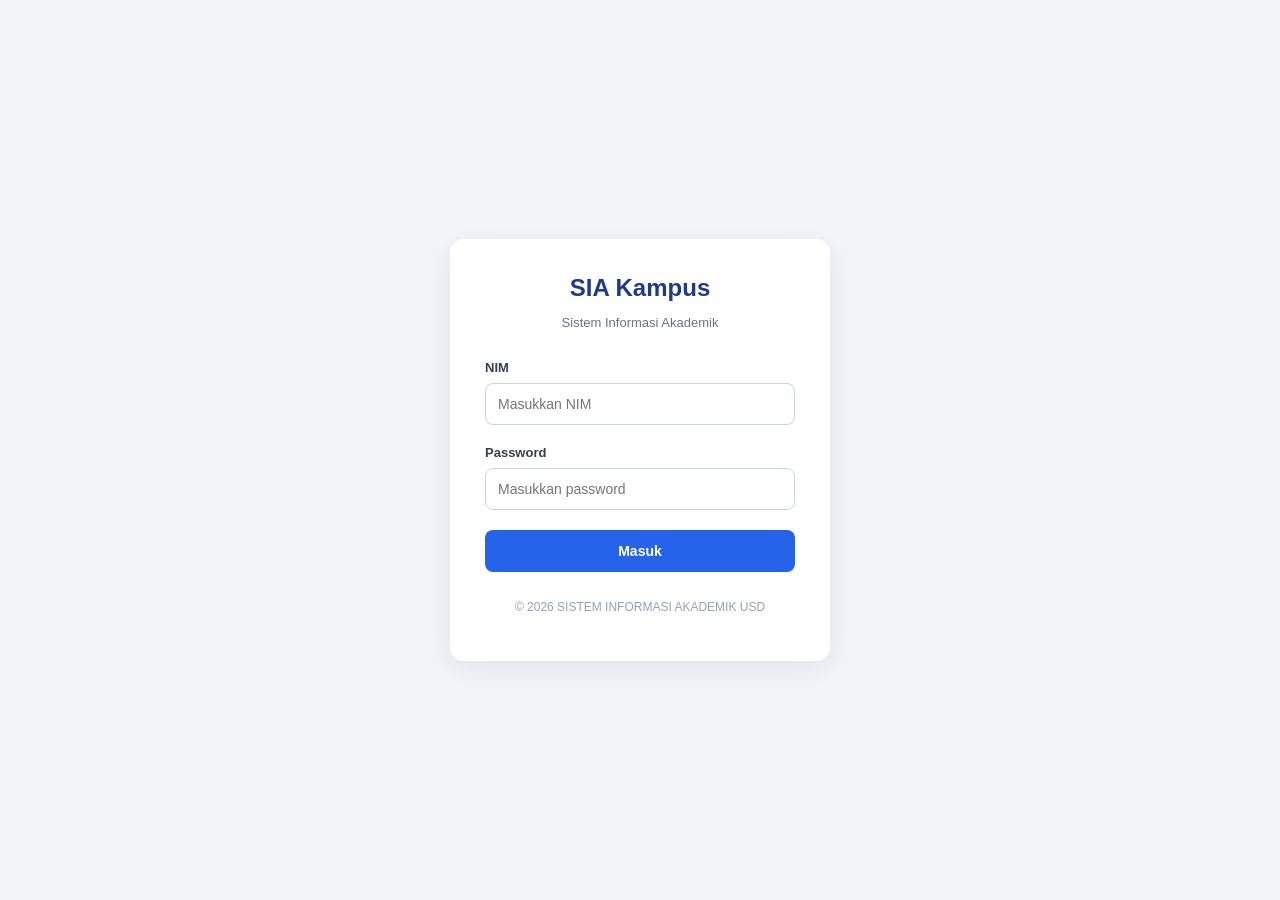
<file: index.html>
<!DOCTYPE html>
<html lang="id">
<head>
  <meta charset="UTF-8">
  <meta name="viewport" content="width=device-width, initial-scale=1.0">
  <title>Login - SISTEM INFORMASI AKADEMIK USD</title>
  <link rel="stylesheet" href="assets/css/login.css">
</head>
<body>

  <div class="login-card">

    <h2>SIA Kampus</h2>
    <p class="subtitle">Sistem Informasi Akademik</p>

    <form id="loginForm">
      <label for="nim">NIM</label>
      <input
        type="text"
        id="nim"
        placeholder="Masukkan NIM"
        required
      >

      <label for="password">Password</label>
      <input
        type="password"
        id="password"
        placeholder="Masukkan password"
        required
      >

      <button type="submit">Masuk</button>
      <p id="errorMessage" class="error"></p>
    </form>

    <p class="footer">© 2026 SISTEM INFORMASI AKADEMIK USD</p>
  </div>

  <script src="assets/js/login.js"></script>
</body>
</html>
</file>
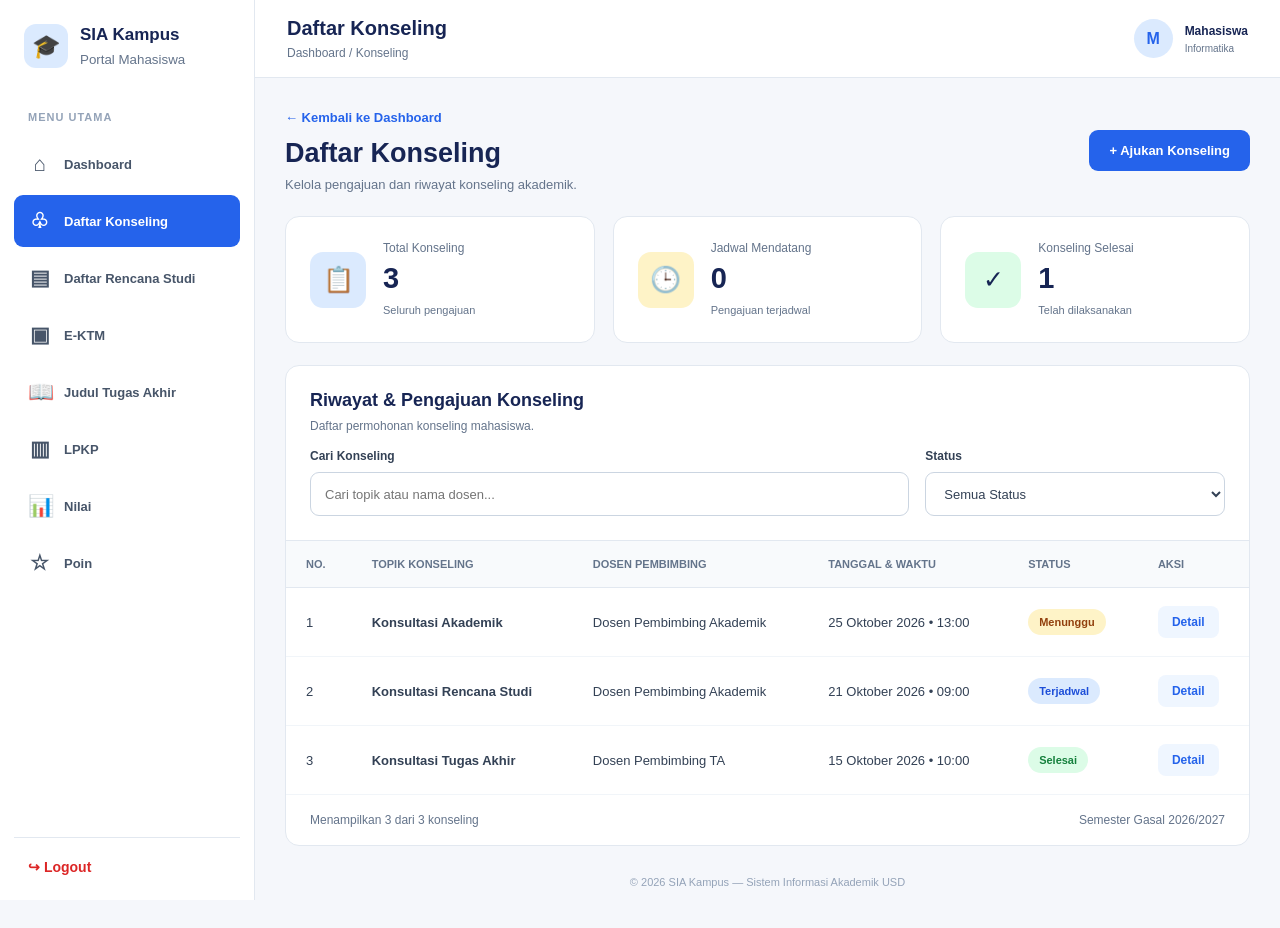
<file: pages/daftar konseling.html>
<!DOCTYPE html>
<html lang="id">
<head>
  <meta charset="UTF-8">
  <meta name="viewport" content="width=device-width, initial-scale=1.0">
  <title>Daftar Konseling | SIA Kampus</title>

  <link rel="stylesheet" href="../assets/css/dashboard.css">
  <link rel="stylesheet" href="../assets/css/daftar konseling.css">
  <script src="../assets/js/daftar konseling.js" defer></script>
</head>
<body>
<div class="app">

  <aside class="sidebar" id="sidebar">
    <div class="brand">
      <div class="brand-logo">🎓</div>
      <div>
        <h2>SIA Kampus</h2>
        <small>Portal Mahasiswa</small>
      </div>
    </div>

    <p class="menu-label">MENU UTAMA</p>

    <nav class="navigation" aria-label="Navigasi utama">
      <a href="dashboard.html" class="nav-link">
        <span>⌂</span> Dashboard
      </a>
      <a href="daftar konseling.html" class="nav-link active"
         aria-current="page">
        <span>♧</span> Daftar Konseling
      </a>
      <a href="daftar rencana studi.html" class="nav-link">
        <span>▤</span> Daftar Rencana Studi
      </a>
      <a href="e-ktm.html" class="nav-link">
        <span>▣</span> E-KTM
      </a>
      <a href="judul tugas akhir.html" class="nav-link">
        <span>📖</span> Judul Tugas Akhir
      </a>
      <a href="lpkp.html" class="nav-link">
        <span>▥</span> LPKP
      </a>
      <a href="nilai.html" class="nav-link">
        <span>📊</span> Nilai
      </a>
      <a href="poin.html" class="nav-link">
        <span>☆</span> Poin
      </a>
    </nav>

    <div class="sidebar-footer">
      <a href="../index.html" class="logout">↪ Logout</a>
    </div>
  </aside>

  <div class="main-area">
    <header class="topbar">
      <button id="menuButton" class="menu-button"
        type="button" aria-label="Buka menu"
        aria-controls="sidebar" aria-expanded="false">☰</button>

      <div class="header-title">
        <h2>Daftar Konseling</h2>
        <p>Dashboard / Konseling</p>
      </div>

      <div class="user-profile">
        <div class="avatar">M</div>
        <div class="user-info">
          <strong>Mahasiswa</strong>
          <small>Informatika</small>
        </div>
      </div>
    </header>

    <main class="content konseling-page">

      <section class="konseling-heading">
        <div>
          <a href="dashboard.html" class="konseling-back">
            ← Kembali ke Dashboard
          </a>
          <h1>Daftar Konseling</h1>
          <p>Kelola pengajuan dan riwayat konseling akademik.</p>
        </div>
        <button id="addCounseling" type="button"
          class="konseling-primary">
          + Ajukan Konseling
        </button>
      </section>

      <section class="konseling-stats">
        <article class="konseling-stat">
          <div class="konseling-stat-icon blue">📋</div>
          <div>
            <p>Total Konseling</p>
            <strong id="totalCounseling">0</strong>
            <small>Seluruh pengajuan</small>
          </div>
        </article>

        <article class="konseling-stat">
          <div class="konseling-stat-icon yellow">🕒</div>
          <div>
            <p>Jadwal Mendatang</p>
            <strong id="upcomingCounseling">0</strong>
            <small>Pengajuan terjadwal</small>
          </div>
        </article>

        <article class="konseling-stat">
          <div class="konseling-stat-icon green">✓</div>
          <div>
            <p>Konseling Selesai</p>
            <strong id="completedCounseling">0</strong>
            <small>Telah dilaksanakan</small>
          </div>
        </article>
      </section>

      <section class="konseling-panel">
        <div class="konseling-panel-heading">
          <div>
            <h2>Riwayat & Pengajuan Konseling</h2>
            <p>Daftar permohonan konseling mahasiswa.</p>
          </div>
        </div>

        <div class="konseling-filters">
          <div class="konseling-field">
            <label for="searchCounseling">Cari Konseling</label>
            <input type="search" id="searchCounseling"
              placeholder="Cari topik atau nama dosen...">
          </div>
          <div class="konseling-field">
            <label for="statusFilter">Status</label>
            <select id="statusFilter">
              <option value="Semua">Semua Status</option>
              <option value="Menunggu">Menunggu</option>
              <option value="Terjadwal">Terjadwal</option>
              <option value="Selesai">Selesai</option>
              <option value="Dibatalkan">Dibatalkan</option>
            </select>
          </div>
        </div>

        <div class="konseling-table-scroll">
          <table class="konseling-table">
            <thead>
              <tr>
                <th>No.</th>
                <th>Topik Konseling</th>
                <th>Dosen Pembimbing</th>
                <th>Tanggal & Waktu</th>
                <th>Status</th>
                <th>Aksi</th>
              </tr>
            </thead>
            <tbody id="counselingTableBody">
              <tr><td colspan="6" class="konseling-empty">
                Memuat data konseling...
              </td></tr>
            </tbody>
          </table>
        </div>

        <div class="konseling-table-footer">
          <span id="counselingCount">0 konseling</span>
          <span>Semester Gasal 2026/2027</span>
        </div>
      </section>

      <footer class="page-footer">
        © 2026 SIA Kampus — Sistem Informasi Akademik USD
      </footer>
    </main>
  </div>
</div>

<!-- MODAL PENGAJUAN -->
<dialog class="konseling-dialog" id="formDialog">
  <div class="konseling-dialog-heading">
    <h2>Ajukan Konseling Baru</h2>
    <button type="button" class="dialog-close"
      data-close="formDialog" aria-label="Tutup">✕</button>
  </div>

  <form id="counselingForm" class="konseling-form">
    <div class="konseling-field">
      <label for="topic">Topik Konseling</label>
      <input id="topic" type="text" maxlength="100"
        placeholder="Contoh: Konsultasi rencana studi" required>
    </div>

    <div class="konseling-field">
      <label for="lecturer">Dosen Pembimbing</label>
      <input id="lecturer" type="text" maxlength="100"
        placeholder="Masukkan nama dosen" required>
    </div>

    <div class="konseling-form-grid">
      <div class="konseling-field">
        <label for="date">Tanggal Pengajuan Konseling</label>
        <input id="date" type="date" required>
      </div>
      <div class="konseling-field">
        <label for="time">Waktu yang Diusulkan</label>
        <input id="time" type="time" required>
      </div>
    </div>

    <div class="konseling-field">
      <label for="description">Keterangan</label>
      <textarea id="description" rows="4"
        maxlength="500"
        placeholder="Jelaskan hal yang ingin dikonsultasikan..."
        required></textarea>
    </div>

    <div class="konseling-dialog-actions">
      <button type="button" class="konseling-secondary"
        data-close="formDialog">Batal</button>
      <button type="submit" class="konseling-primary">
        Kirim Pengajuan
      </button>
    </div>
  </form>
</dialog>

<!-- MODAL DETAIL -->
<dialog class="konseling-dialog" id="detailDialog">
  <div class="konseling-dialog-heading">
    <h2>Detail Konseling</h2>
    <button type="button" class="dialog-close"
      data-close="detailDialog" aria-label="Tutup">✕</button>
  </div>
  <div id="counselingDetail" class="konseling-detail"></div>
  <div class="konseling-dialog-actions">
    <button type="button" class="konseling-secondary"
      data-close="detailDialog">Tutup</button>
  </div>
</dialog>

</body>
</html>
</file>
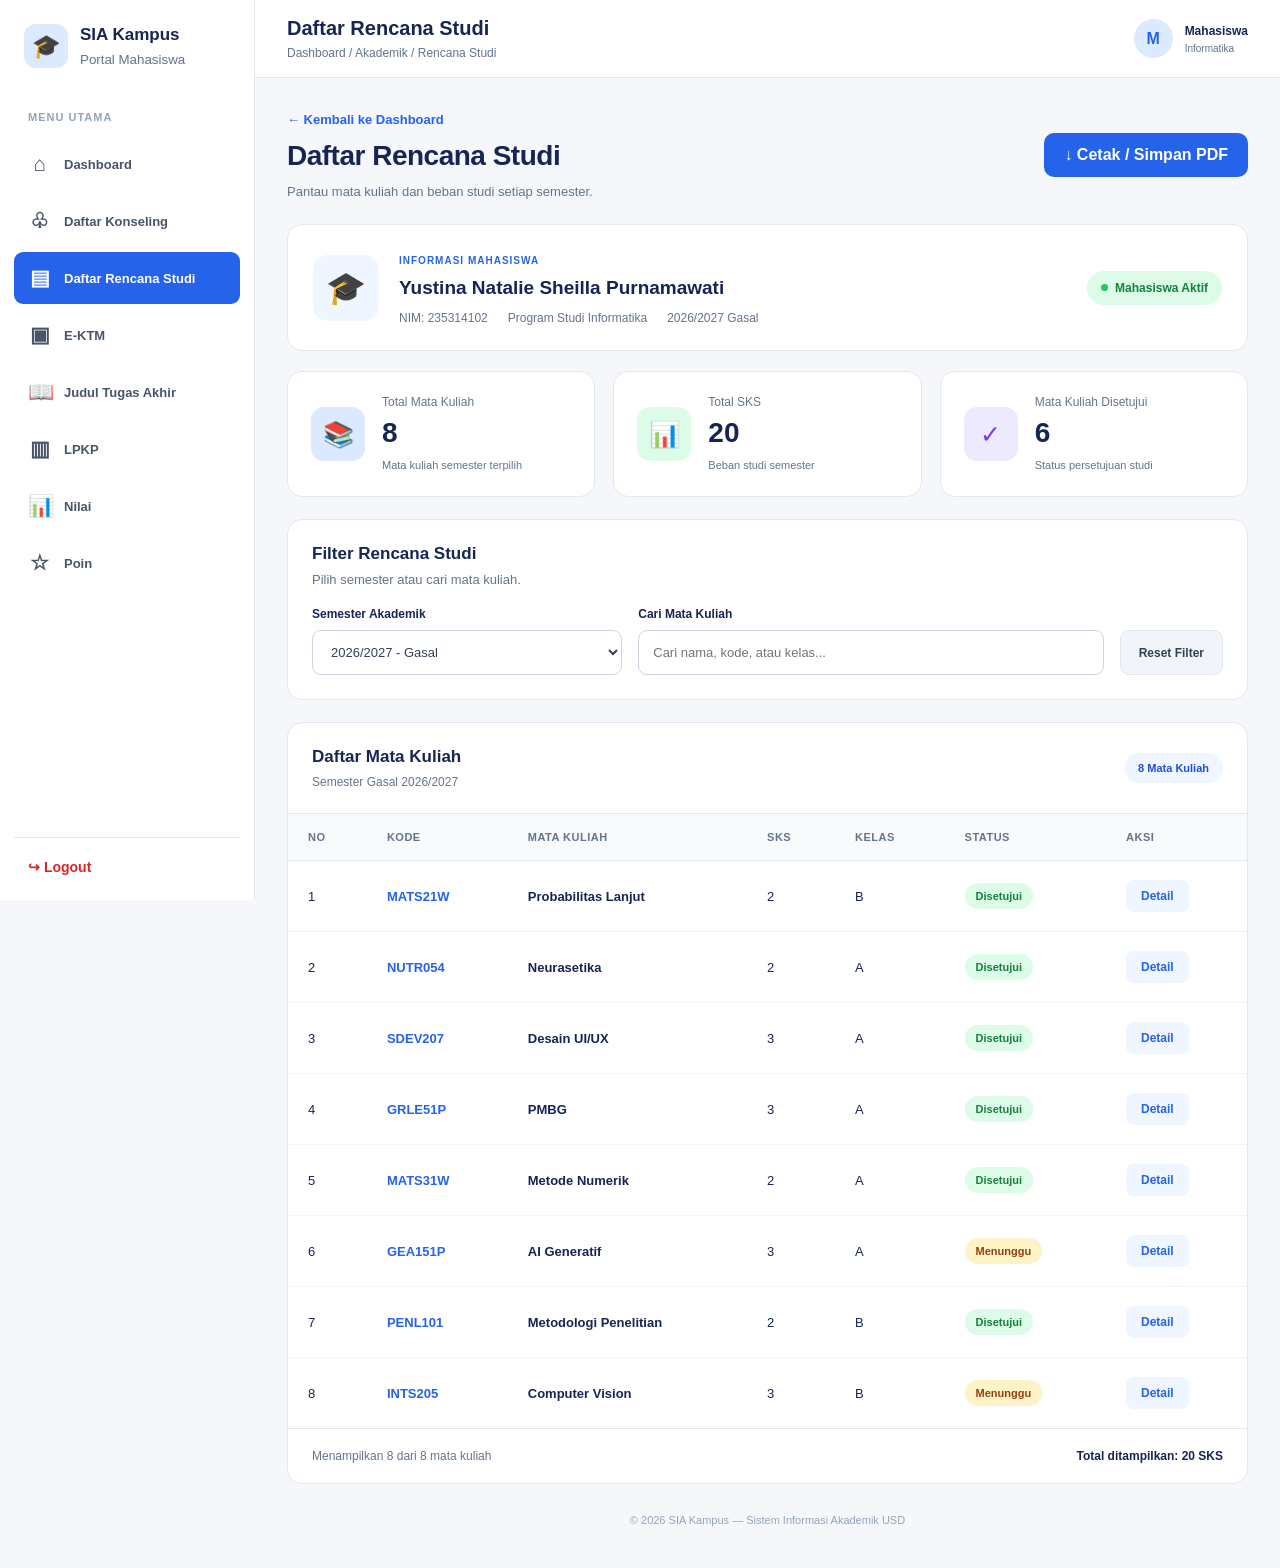
<file: pages/daftar rencana studi.html>
<!DOCTYPE html>
<html lang="id">
<head>
  <meta charset="UTF-8">
  <meta name="viewport" content="width=device-width, initial-scale=1">
  <title>Daftar Rencana Studi | SIA Kampus</title>

  <link rel="stylesheet" href="../assets/css/dashboard.css">
  <link rel="stylesheet" href="../assets/css/daftar rencana studi.css">
  <script src="../assets/js/daftar rencana studi.js" defer></script>
</head>
<body>
<div class="app">

  <!-- SIDEBAR: 8 MENU -->
  <aside class="sidebar" id="sidebar">
    <div class="brand">
      <div class="brand-logo">🎓</div>
      <div>
        <h2>SIA Kampus</h2>
        <small>Portal Mahasiswa</small>
      </div>
    </div>

    <p class="menu-label">MENU UTAMA</p>

    <nav class="navigation" aria-label="Navigasi utama">
      <a href="dashboard.html" class="nav-link">
        <span>⌂</span> Dashboard
      </a>
      <a href="daftar konseling.html" class="nav-link">
        <span>♧</span> Daftar Konseling
      </a>
      <a href="daftar rencana studi.html"
         class="nav-link active" aria-current="page">
        <span>▤</span> Daftar Rencana Studi
      </a>
      <a href="e-ktm.html" class="nav-link">
        <span>▣</span> E-KTM
      </a>
      <a href="judul tugas akhir.html" class="nav-link">
        <span>📖</span> Judul Tugas Akhir
      </a>
      <a href="lpkp.html" class="nav-link">
        <span>▥</span> LPKP
      </a>
      <a href="nilai.html" class="nav-link">
        <span>📊</span> Nilai
      </a>
      <a href="poin.html" class="nav-link">
        <span>☆</span> Poin
      </a>
    </nav>

    <div class="sidebar-footer">
      <a href="../index.html" class="logout">↪ Logout</a>
    </div>
  </aside>

  <!-- KONTEN UTAMA -->
  <div class="main-area">
    <header class="topbar">
      <button class="menu-button" id="menuButton"
        type="button" aria-label="Buka menu"
        aria-controls="sidebar" aria-expanded="false">☰</button>

      <div class="header-title">
        <h2>Daftar Rencana Studi</h2>
        <p>Dashboard / Akademik / Rencana Studi</p>
      </div>

      <div class="user-profile">
        <div class="avatar">M</div>
        <div class="user-info">
          <strong>Mahasiswa</strong>
          <small>Informatika</small>
        </div>
      </div>
    </header>

    <main class="content drs-page">

      <!-- JUDUL -->
      <section class="drs-page-heading">
        <div>
          <a class="drs-back" href="dashboard.html">
            ← Kembali ke Dashboard
          </a>
          <h1>Daftar Rencana Studi</h1>
          <p>Pantau mata kuliah dan beban studi setiap semester.</p>
        </div>

        <button class="drs-primary-btn" id="printDRS" type="button">
          ↓ Cetak / Simpan PDF
        </button>
      </section>

      <!-- PROFIL -->
      <section class="drs-student">
        <div class="drs-student-avatar">🎓</div>

        <div class="drs-student-info">
          <span class="drs-overline">INFORMASI MAHASISWA</span>
          <h2>Yustina Natalie Sheilla Purnamawati</h2>
          <div class="drs-student-meta">
            <span>NIM: 235314102</span>
            <span>Program Studi Informatika</span>
            <span>2026/2027 Gasal</span>
          </div>
        </div>

        <span class="drs-active-badge">
          <span class="drs-dot"></span> Mahasiswa Aktif
        </span>
      </section>

      <!-- STATISTIK -->
      <section class="drs-stats" aria-label="Ringkasan studi">

        <article class="drs-stat">
          <div class="drs-stat-icon drs-blue">📚</div>
          <div>
            <p>Total Mata Kuliah</p>
            <strong id="totalCourses">0</strong>
            <small>Mata kuliah semester terpilih</small>
          </div>
        </article>

        <article class="drs-stat">
          <div class="drs-stat-icon drs-green">📊</div>
          <div>
            <p>Total SKS</p>
            <strong id="totalSKS">0</strong>
            <small>Beban studi semester</small>
          </div>
        </article>

        <article class="drs-stat">
          <div class="drs-stat-icon drs-purple">✓</div>
          <div>
            <p>Mata Kuliah Disetujui</p>
            <strong id="approvedCourses">0</strong>
            <small>Status persetujuan studi</small>
          </div>
        </article>
      </section>

      <!-- FILTER -->
      <section class="drs-panel drs-filter-panel">
        <div class="drs-panel-heading">
          <h2>Filter Rencana Studi</h2>
          <p>Pilih semester atau cari mata kuliah.</p>
        </div>

        <div class="drs-filter-grid">
          <div class="drs-field">
            <label for="semesterFilter">Semester Akademik</label>
            <select id="semesterFilter">
              <option value="2026-gasal">2026/2027 - Gasal</option>
              <option value="2025-genap">2025/2026 - Genap</option>
              <option value="2025-gasal">2025/2026 - Gasal</option>
            </select>
          </div>

          <div class="drs-field">
            <label for="courseSearch">Cari Mata Kuliah</label>
            <input id="courseSearch" type="search"
              placeholder="Cari nama, kode, atau kelas...">
          </div>

          <button class="drs-reset" id="resetFilter" type="button">
            Reset Filter
          </button>
        </div>
      </section>

      <!-- TABEL -->
      <section class="drs-panel drs-table-panel">
        <div class="drs-table-heading">
          <div>
            <h2>Daftar Mata Kuliah</h2>
            <p id="semesterLabel">Semester Gasal 2026/2027</p>
          </div>
          <span class="drs-count" id="courseCount">0 Mata Kuliah</span>
        </div>

        <div class="drs-table-scroll">
          <table class="drs-table">
            <thead>
              <tr>
                <th>No</th>
                <th>Kode</th>
                <th>Mata Kuliah</th>
                <th>SKS</th>
                <th>Kelas</th>
                <th>Status</th>
                <th>Aksi</th>
              </tr>
            </thead>
            <tbody id="courseTableBody">
              <tr>
                <td colspan="7" class="drs-empty">
                  Memuat data mata kuliah...
                </td>
              </tr>
            </tbody>
          </table>
        </div>

        <div class="drs-table-footer">
          <span id="tableInfo">Menampilkan 0 mata kuliah</span>
          <strong id="footerSKS">Total: 0 SKS</strong>
        </div>
      </section>

      <footer class="page-footer">
        © 2026 SIA Kampus — Sistem Informasi Akademik USD
      </footer>
    </main>
  </div>
</div>

<!-- MODAL DETAIL -->
<dialog id="courseDialog" class="drs-dialog">
  <div class="drs-dialog-heading">
    <h2>Detail Mata Kuliah</h2>
    <button type="button" id="closeDialog" aria-label="Tutup">✕</button>
  </div>
  <div class="drs-dialog-content" id="courseDetail"></div>
  <div class="drs-dialog-actions">
    <button type="button" id="closeDialogFooter">Tutup</button>
  </div>
</dialog>

</body>
</html>
</file>
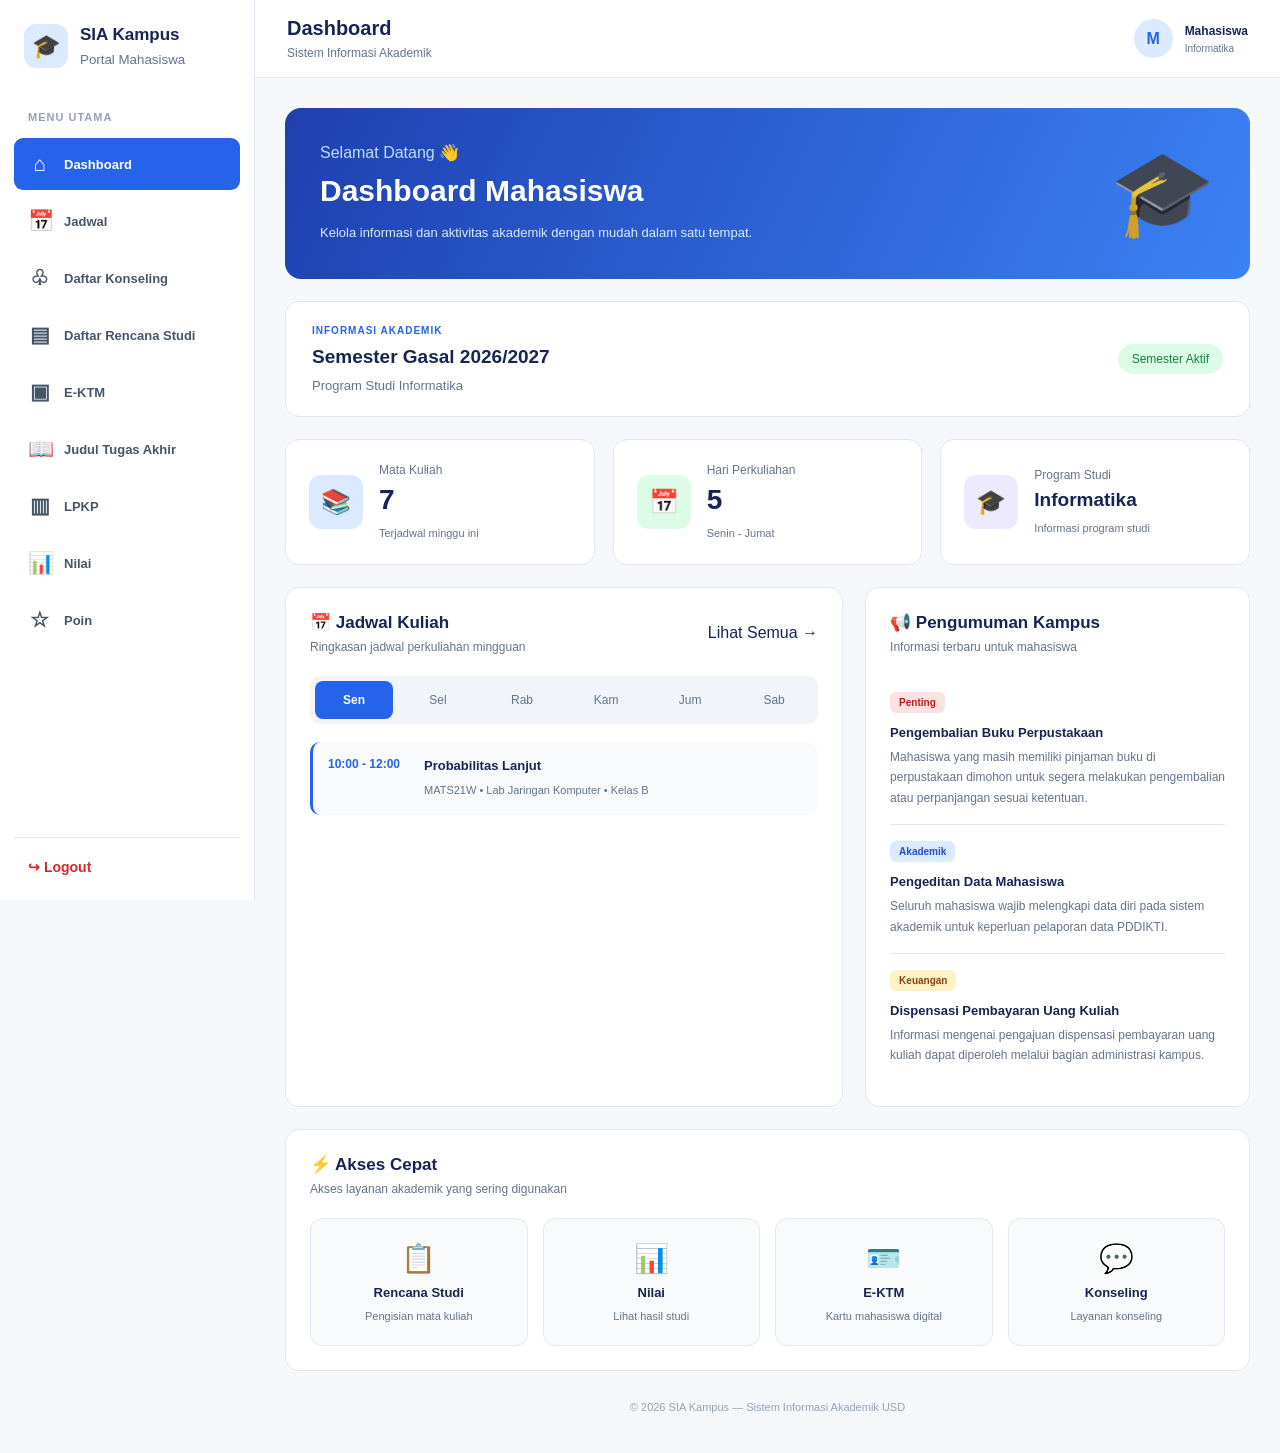
<file: pages/dashboard.html>
<!DOCTYPE html>
<html lang="id">
<head>
  <meta charset="UTF-8">
  <meta name="viewport" content="width=device-width, initial-scale=1.0">

  <title>Dashboard | SIA Kampus</title>

  <link rel="stylesheet" href="../assets/css/dashboard.css">
</head>

<body>

<div class="app">

  <!-- SIDEBAR -->
  <aside class="sidebar" id="sidebar">

    <div class="brand">
      <div class="brand-logo">🎓</div>
      <div>
        <h2>SIA Kampus</h2>
        <small>Portal Mahasiswa</small>
      </div>
    </div>

    <p class="menu-label">MENU UTAMA</p>

    <nav class="navigation" aria-label="Navigasi utama">

      <!-- 1. Dashboard -->
      <a href="dashboard.html" class="nav-link active"
         aria-current="page">
        <span>⌂</span>
        Dashboard
      </a>

      <a href="jadwal.html" class="nav-link">
        <span>📅</span>
        Jadwal
      </a>

      <!-- 2. Daftar Konseling -->
      <a href="daftar konseling.html" class="nav-link">
        <span>♧</span>
        Daftar Konseling
      </a>

      <!-- 3. Daftar Rencana Studi -->
      <a href="daftar rencana studi.html" class="nav-link">
        <span>▤</span>
        Daftar Rencana Studi
      </a>

      <!-- 4. E-KTM -->
      <a href="e-ktm.html" class="nav-link">
        <span>▣</span>
        E-KTM
      </a>

      <!-- 5. Judul Tugas Akhir -->
      <a href="judul tugas akhir.html" class="nav-link">
        <span>📖</span>
        Judul Tugas Akhir
      </a>

      <!-- 6. LPKP -->
      <a href="lpkp.html" class="nav-link">
        <span>▥</span>
        LPKP
      </a>

      <!-- 7. Nilai -->
      <a href="nilai.html" class="nav-link">
        <span>📊</span>
        Nilai
      </a>

      <!-- 8. Poin -->
      <a href="poin.html" class="nav-link">
        <span>☆</span>
        Poin
      </a>

    </nav>

    <!-- Logout dipisah dari menu utama -->
    <div class="sidebar-footer">
      <a href="../index.html" class="logout">
        ↪ Logout
      </a>
    </div>

  </aside>


  <!-- MAIN CONTENT -->
  <div class="main-area">

    <!-- HEADER -->
    <header class="topbar">

      <button
        id="menuButton"
        class="menu-button"
        aria-label="Buka menu"
        aria-expanded="false"
        aria-controls="sidebar"
      >
        ☰
      </button>

      <div class="header-title">
        <h2>Dashboard</h2>
        <p>Sistem Informasi Akademik</p>
      </div>

      <div class="user-profile">
        <div class="avatar">M</div>

        <div class="user-info">
          <strong>Mahasiswa</strong>
          <small>Informatika</small>
        </div>
      </div>

    </header>


    <main class="content">

      <!-- WELCOME BANNER -->
      <section class="welcome-banner">

        <div>
          <p>Selamat Datang 👋</p>

          <h1>Dashboard Mahasiswa</h1>

          <span>
            Kelola informasi dan aktivitas akademik
            dengan mudah dalam satu tempat.
          </span>
        </div>

        <div class="welcome-icon">🎓</div>

      </section>


      <!-- INFORMASI MAHASISWA -->
      <section class="student-card">

        <div>
          <p class="eyebrow">INFORMASI AKADEMIK</p>

          <h2>Semester Gasal 2026/2027</h2>

          <p>Program Studi Informatika</p>
        </div>

        <span class="status-badge">
          Semester Aktif
        </span>

      </section>


      <!-- RINGKASAN AKADEMIK -->
      <section class="summary-grid">

        <article class="stat-card">

          <div class="stat-icon blue">📚</div>

          <div>
            <p>Mata Kuliah</p>
            <h2>7</h2>
            <small>Terjadwal minggu ini</small>
          </div>

        </article>


        <article class="stat-card">

          <div class="stat-icon green">📅</div>

          <div>
            <p>Hari Perkuliahan</p>
            <h2>5</h2>
            <small>Senin - Jumat</small>
          </div>

        </article>


        <article class="stat-card">

          <div class="stat-icon purple">🎓</div>

          <div>
            <p>Program Studi</p>
            <h2 class="stat-text">Informatika</h2>
            <small>Informasi program studi</small>
          </div>

        </article>

      </section>


      <!-- DASHBOARD GRID -->
      <div class="dashboard-grid">

        <!-- JADWAL KULIAH -->
        <section class="panel" id="jadwal">

          <div class="section-heading">

            <div>
              <h2>📅 Jadwal Kuliah</h2>
              <p>Ringkasan jadwal perkuliahan mingguan</p>
            </div>

  <a href="jadwal.html" class="schedule-link">
    Lihat Semua →
  </a>

          </div>


          <!-- PILIHAN HARI -->
          <div class="day-tabs" id="dayTabs">

            <button type="button" data-day="Senin" class="selected">
              Sen
            </button>

            <button type="button" data-day="Selasa">
              Sel
            </button>

            <button type="button" data-day="Rabu">
              Rab
            </button>

            <button type="button" data-day="Kamis">
              Kam
            </button>

            <button type="button" data-day="Jumat">
              Jum
            </button>

            <button type="button" data-day="Sabtu">
              Sab
            </button>

          </div>

          <!-- Jadwal diisi JavaScript -->
          <div id="scheduleList" class="schedule-list">
            <p class="empty-state">Memuat jadwal...</p>
          </div>

        </section>


        <!-- PENGUMUMAN -->
        <section class="panel announcements">

          <div class="section-heading">

            <div>
              <h2>📢 Pengumuman Kampus</h2>
              <p>Informasi terbaru untuk mahasiswa</p>
            </div>

          </div>


          <article class="announcement">

            <span class="tag important">Penting</span>

            <h3>Pengembalian Buku Perpustakaan</h3>

            <p>
              Mahasiswa yang masih memiliki pinjaman buku
              di perpustakaan dimohon untuk segera melakukan
              pengembalian atau perpanjangan sesuai ketentuan.
            </p>

          </article>


          <article class="announcement">

            <span class="tag academic">Akademik</span>

            <h3>Pengeditan Data Mahasiswa</h3>

            <p>
              Seluruh mahasiswa wajib melengkapi data diri
              pada sistem akademik untuk keperluan
              pelaporan data PDDIKTI.
            </p>

          </article>


          <article class="announcement">

            <span class="tag finance">Keuangan</span>

            <h3>Dispensasi Pembayaran Uang Kuliah</h3>

            <p>
              Informasi mengenai pengajuan dispensasi
              pembayaran uang kuliah dapat diperoleh
              melalui bagian administrasi kampus.
            </p>

          </article>

        </section>

      </div>


      <!-- MENU CEPAT -->
      <section class="panel quick-section">

        <div class="section-heading">

          <div>
            <h2>⚡ Akses Cepat</h2>
            <p>Akses layanan akademik yang sering digunakan</p>
          </div>

        </div>


        <div class="quick-grid">

          <a href="daftar rencana studi.html" class="quick-card">
            <span>📋</span>
            <strong>Rencana Studi</strong>
            <small>Pengisian mata kuliah</small>
          </a>


          <a href="nilai.html" class="quick-card">
            <span>📊</span>
            <strong>Nilai</strong>
            <small>Lihat hasil studi</small>
          </a>


          <a href="e-ktm.html" class="quick-card">
            <span>🪪</span>
            <strong>E-KTM</strong>
            <small>Kartu mahasiswa digital</small>
          </a>


          <a href="daftar konseling.html" class="quick-card">
            <span>💬</span>
            <strong>Konseling</strong>
            <small>Layanan konseling</small>
          </a>

        </div>

      </section>


      <!-- FOOTER -->
      <footer class="page-footer">
        © 2026 SIA Kampus — Sistem Informasi Akademik USD
      </footer>

    </main>

  </div>

</div>

<script src="../assets/js/dashboard.js"></script>

</body>
</html>
</file>
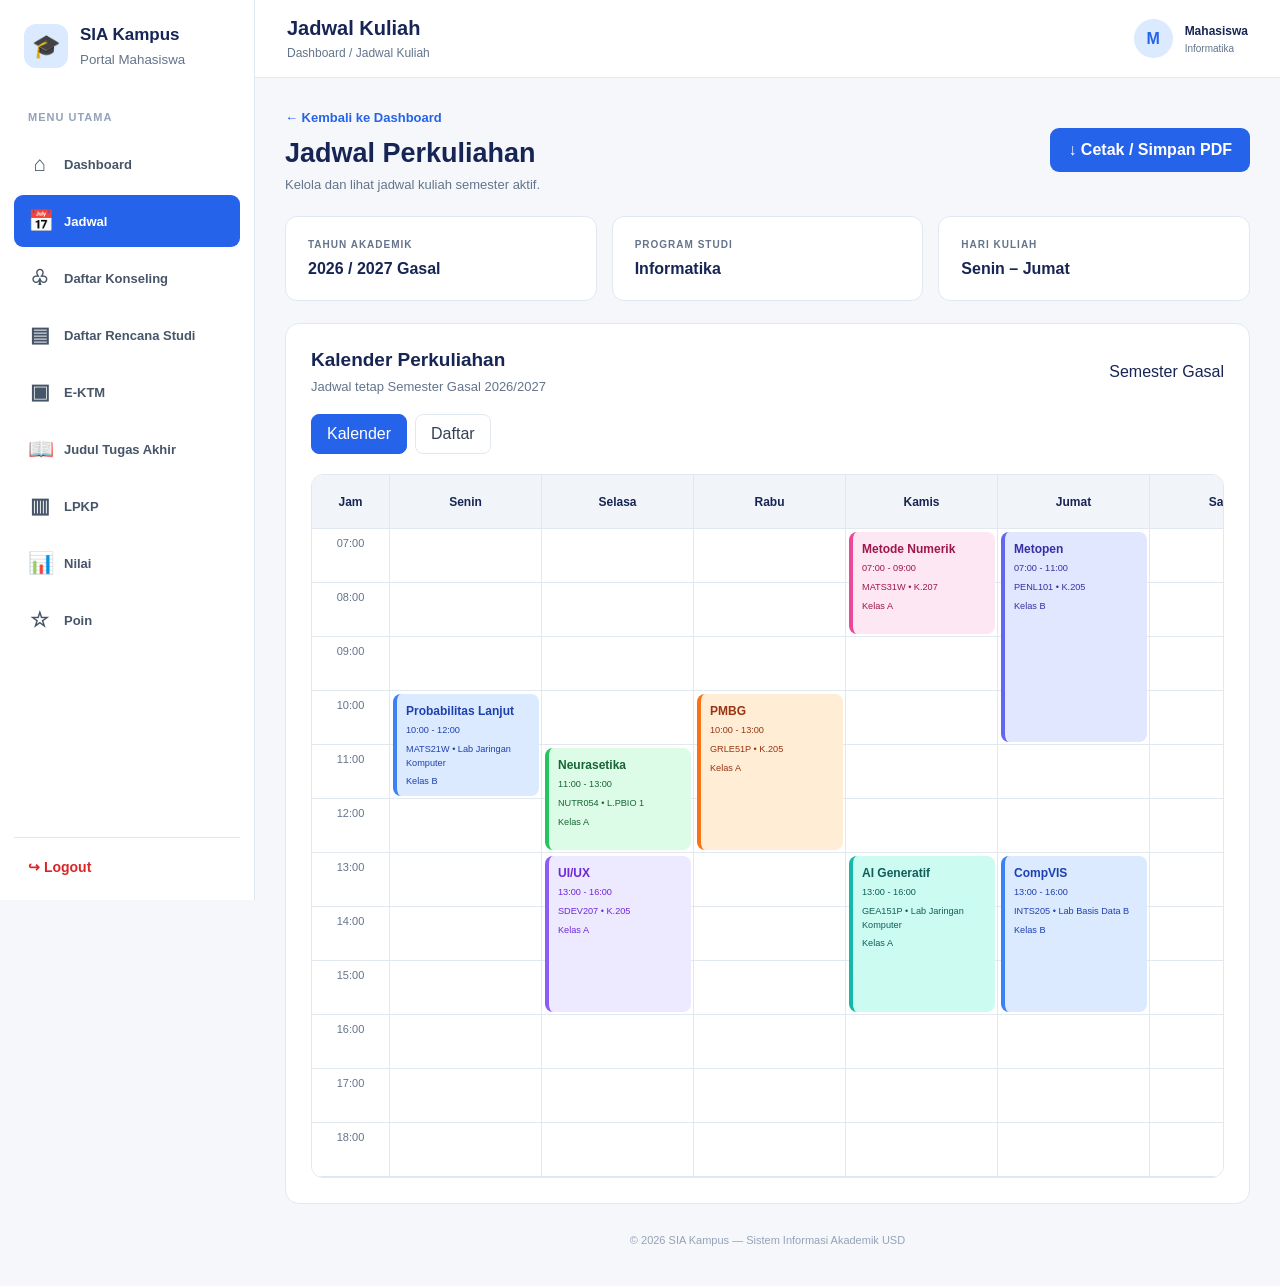
<file: pages/jadwal.html>
<!DOCTYPE html>
<html lang="id">
<head>
  <meta charset="UTF-8">
  <meta name="viewport" content="width=device-width, initial-scale=1.0">
  <title>Jadwal Kuliah | SIA Kampus</title>

  <link rel="stylesheet" href="../assets/css/dashboard.css">
  <link rel="stylesheet" href="../assets/css/jadwal.css">
</head>
<body>

<div class="app">

  <aside class="sidebar" id="sidebar">
    <div class="brand">
      <div class="brand-logo">🎓</div>
      <div>
        <h2>SIA Kampus</h2>
        <small>Portal Mahasiswa</small>
      </div>
    </div>

    <p class="menu-label">MENU UTAMA</p>

    <nav class="navigation" aria-label="Navigasi utama">
      <a href="dashboard.html" class="nav-link">
        <span>⌂</span> Dashboard
      </a>

        <a href="jadwal.html" class="nav-link active">
            <span>📅</span>
            Jadwal
        </a>

      <a href="daftar konseling.html" class="nav-link">
        <span>♧</span> Daftar Konseling
      </a>

      <a href="daftar rencana studi.html" class="nav-link">
        <span>▤</span> Daftar Rencana Studi
      </a>

      <a href="e-ktm.html" class="nav-link">
        <span>▣</span> E-KTM
      </a>

      <a href="judul tugas akhir.html" class="nav-link">
        <span>📖</span> Judul Tugas Akhir
      </a>

      <a href="lpkp.html" class="nav-link">
        <span>▥</span> LPKP
      </a>

      <a href="nilai.html" class="nav-link">
        <span>📊</span> Nilai
      </a>

      <a href="poin.html" class="nav-link">
        <span>☆</span> Poin
      </a>
    </nav>

    <div class="sidebar-footer">
      <a href="../index.html" class="logout">↪ Logout</a>
    </div>
  </aside>

  <div class="main-area">
    <header class="topbar">
      <button id="menuButton" class="menu-button"
        aria-label="Buka menu" aria-expanded="false"
        aria-controls="sidebar">☰</button>

      <div class="header-title">
        <h2>Jadwal Kuliah</h2>
        <p>Dashboard / Jadwal Kuliah</p>
      </div>

      <div class="user-profile">
        <div class="avatar">M</div>
        <div class="user-info">
          <strong>Mahasiswa</strong>
          <small>Informatika</small>
        </div>
      </div>
    </header>

    <main class="content jadwal-page">

      <div class="jadwal-heading">
        <div>
          <a href="dashboard.html" class="back-link">
            ← Kembali ke Dashboard
          </a>
          <h1>Jadwal Perkuliahan</h1>
          <p>Kelola dan lihat jadwal kuliah semester aktif.</p>
        </div>
        <button class="download-btn" id="printSchedule">
          ↓ Cetak / Simpan PDF
        </button>
      </div>

      <section class="jadwal-info">
        <div>
          <span class="info-label">TAHUN AKADEMIK</span>
          <strong>2026 / 2027 Gasal</strong>
        </div>
        <div>
          <span class="info-label">PROGRAM STUDI</span>
          <strong>Informatika</strong>
        </div>
        <div>
          <span class="info-label">HARI KULIAH</span>
          <strong>Senin – Jumat</strong>
        </div>
      </section>

      <section class="panel jadwal-panel">

<div class="jadwal-toolbar">
  <div>
    <h2>Kalender Perkuliahan</h2>
    <p>Jadwal tetap Semester Gasal 2026/2027</p>
  </div>

  <span class="semester-badge">
    Semester Gasal
  </span>
</div>

        <div class="view-controls">
          <button class="view-btn active" data-view="calendar">
            Kalender
          </button>
          <button class="view-btn" data-view="list">
            Daftar
          </button>
        </div>

        <div class="calendar-scroll" id="calendarView">
          <div class="calendar-grid" id="calendarGrid"></div>
        </div>

        <div id="listView" class="list-view" hidden></div>
      </section>

      <footer class="page-footer">
        © 2026 SIA Kampus — Sistem Informasi Akademik USD
      </footer>
    </main>
  </div>
</div>

<script src="../assets/js/jadwal.js"></script>
</body>
</html>
</file>
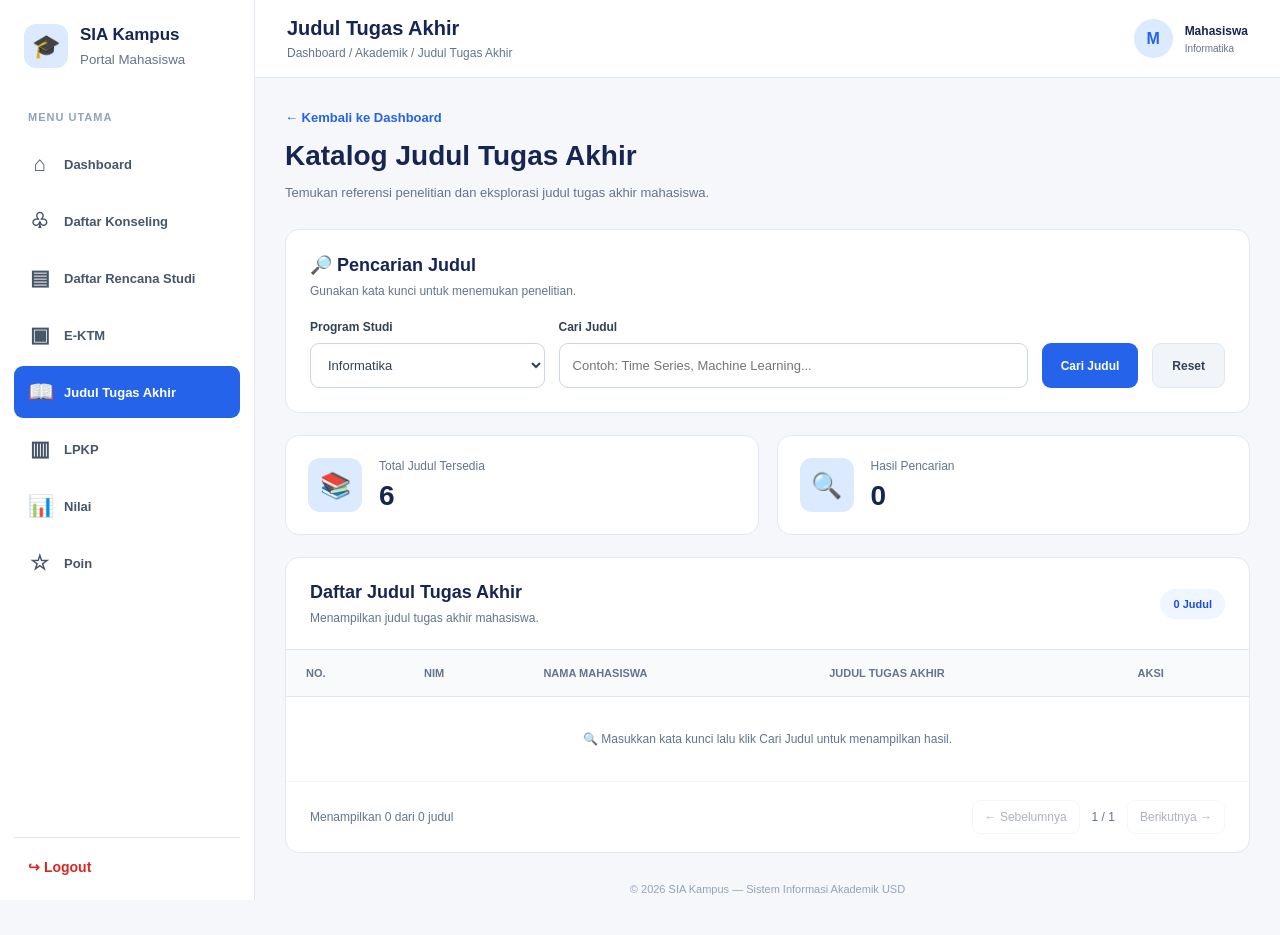
<file: pages/judul tugas akhir.html>
<!DOCTYPE html>
<html lang="id">
<head>
  <meta charset="UTF-8">
  <meta name="viewport" content="width=device-width, initial-scale=1.0">
  <title>Judul Tugas Akhir | SIA Kampus</title>

  <link rel="stylesheet" href="../assets/css/dashboard.css">
  <link rel="stylesheet" href="../assets/css/judul tugas akhir.css">
  <script src="../assets/js/judul tugas akhir.js" defer></script>
</head>
<body>
<div class="app">

  <aside class="sidebar" id="sidebar">
    <div class="brand">
      <div class="brand-logo">🎓</div>
      <div>
        <h2>SIA Kampus</h2>
        <small>Portal Mahasiswa</small>
      </div>
    </div>

    <p class="menu-label">MENU UTAMA</p>

    <nav class="navigation" aria-label="Navigasi utama">
      <a href="dashboard.html" class="nav-link">
        <span>⌂</span> Dashboard
      </a>
      <a href="daftar konseling.html" class="nav-link">
        <span>♧</span> Daftar Konseling
      </a>
      <a href="daftar rencana studi.html" class="nav-link">
        <span>▤</span> Daftar Rencana Studi
      </a>
      <a href="e-ktm.html" class="nav-link">
        <span>▣</span> E-KTM
      </a>
      <a href="judul tugas akhir.html" class="nav-link active"
         aria-current="page">
        <span>📖</span> Judul Tugas Akhir
      </a>
      <a href="lpkp.html" class="nav-link">
        <span>▥</span> LPKP
      </a>
      <a href="nilai.html" class="nav-link">
        <span>📊</span> Nilai
      </a>
      <a href="poin.html" class="nav-link">
        <span>☆</span> Poin
      </a>
    </nav>

    <div class="sidebar-footer">
      <a href="../index.html" class="logout">↪ Logout</a>
    </div>
  </aside>

  <div class="main-area">

    <header class="topbar">
      <button class="menu-button" id="menuButton"
        type="button" aria-label="Buka menu"
        aria-controls="sidebar" aria-expanded="false">☰</button>

      <div class="header-title">
        <h2>Judul Tugas Akhir</h2>
        <p>Dashboard / Akademik / Judul Tugas Akhir</p>
      </div>

      <div class="user-profile">
        <div class="avatar">M</div>
        <div class="user-info">
          <strong>Mahasiswa</strong>
          <small>Informatika</small>
        </div>
      </div>
    </header>

    <main class="content judulta-page">

      <section class="judulta-heading">
        <div>
          <a class="judulta-back" href="dashboard.html">
            ← Kembali ke Dashboard
          </a>
          <h1>Katalog Judul Tugas Akhir</h1>
          <p>
            Temukan referensi penelitian dan eksplorasi
            judul tugas akhir mahasiswa.
          </p>
        </div>
      </section>

      <!-- FILTER PENCARIAN -->
      <section class="judulta-panel">
        <div class="judulta-panel-title">
          <div>
            <h2>🔎 Pencarian Judul</h2>
            <p>Gunakan kata kunci untuk menemukan penelitian.</p>
          </div>
        </div>

        <form id="searchForm" class="judulta-filter">
          <div class="judulta-field">
            <label for="prodiFilter">Program Studi</label>
            <select id="prodiFilter">
              <option value="Informatika">Informatika</option>
              <option value="Semua">Semua Program Studi</option>
              <option value="Sistem Informasi">Sistem Informasi</option>
            </select>
          </div>

          <div class="judulta-field">
            <label for="keywordInput">Cari Judul</label>
            <input type="search" id="keywordInput"
              placeholder="Contoh: Time Series, Machine Learning...">
          </div>

          <button type="submit" class="judulta-primary">
            Cari Judul
          </button>

          <button type="button" id="resetSearch"
            class="judulta-secondary">
            Reset
          </button>
        </form>
      </section>

      <!-- RINGKASAN -->
      <section class="judulta-summary">
        <article class="judulta-stat">
          <span class="judulta-stat-icon">📚</span>
          <div>
            <p>Total Judul Tersedia</p>
            <strong id="totalTitles">0</strong>
          </div>
        </article>

        <article class="judulta-stat">
          <span class="judulta-stat-icon">🔍</span>
          <div>
            <p>Hasil Pencarian</p>
            <strong id="searchResults">0</strong>
          </div>
        </article>
      </section>

      <!-- TABEL -->
      <section class="judulta-panel judulta-result-panel">
        <div class="judulta-results-heading">
          <div>
            <h2>Daftar Judul Tugas Akhir</h2>
            <p id="resultDescription">
              Menampilkan judul tugas akhir mahasiswa.
            </p>
          </div>
          <span class="judulta-counter" id="resultCount">0 Judul</span>
        </div>

        <div class="judulta-table-scroll">
          <table class="judulta-table">
            <thead>
              <tr>
                <th>No.</th>
                <th>NIM</th>
                <th>Nama Mahasiswa</th>
                <th>Judul Tugas Akhir</th>
                <th>Aksi</th>
              </tr>
            </thead>

            <tbody id="judulTableBody">
              <tr>
                <td colspan="5" class="judulta-empty">
                  Memuat judul tugas akhir...
                </td>
              </tr>
            </tbody>
          </table>
        </div>

        <div class="judulta-table-footer">
          <span id="tableSummary">Menampilkan 0 judul</span>
          <div class="judulta-pagination">
            <button id="prevPage" type="button">← Sebelumnya</button>
            <span id="pageInfo">1 / 1</span>
            <button id="nextPage" type="button">Berikutnya →</button>
          </div>
        </div>
      </section>

      <footer class="page-footer">
        © 2026 SIA Kampus — Sistem Informasi Akademik USD
      </footer>

    </main>
  </div>
</div>

<!-- DETAIL MODAL -->
<dialog id="judulDialog" class="judulta-dialog">
  <div class="judulta-dialog-heading">
    <h2>Detail Tugas Akhir</h2>
    <button id="closeDialog" type="button"
      aria-label="Tutup">✕</button>
  </div>

  <div id="judulDetail" class="judulta-dialog-content"></div>

  <div class="judulta-dialog-footer">
    <button id="closeDialogFooter" type="button"
      class="judulta-primary">Tutup</button>
  </div>
</dialog>

</body>
</html>
</file>
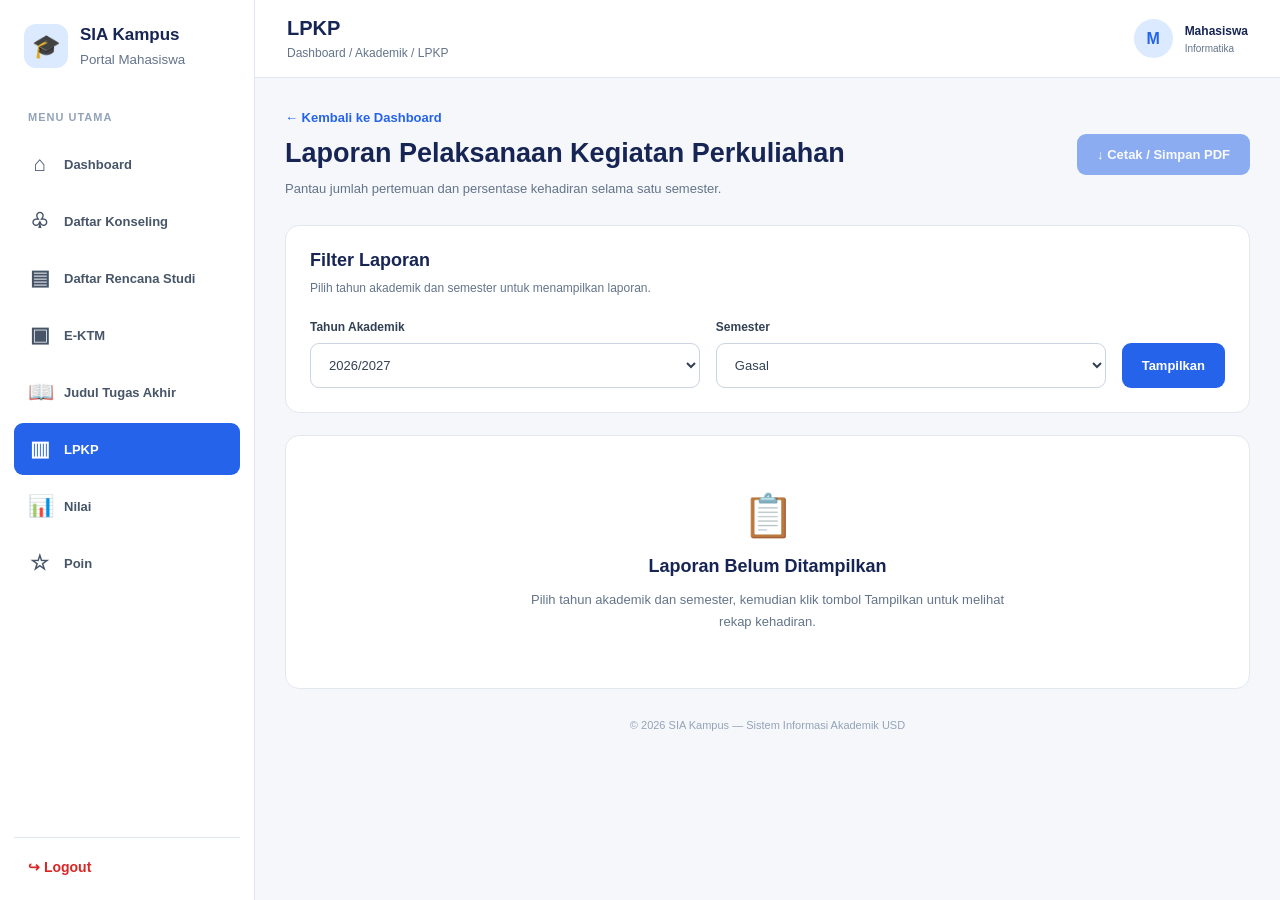
<file: pages/lpkp.html>
<!DOCTYPE html>
<html lang="id">
<head>
  <meta charset="UTF-8">
  <meta name="viewport" content="width=device-width, initial-scale=1.0">
  <title>LPKP | SIA Kampus</title>
  <link rel="stylesheet" href="../assets/css/dashboard.css">
  <link rel="stylesheet" href="../assets/css/lpkp.css">
  <script src="../assets/js/lpkp.js" defer></script>
</head>
<body>
<div class="app">

  <!-- SIDEBAR -->
  <aside class="sidebar" id="sidebar">
    <div class="brand">
      <div class="brand-logo">🎓</div>
      <div>
        <h2>SIA Kampus</h2>
        <small>Portal Mahasiswa</small>
      </div>
    </div>

    <p class="menu-label">MENU UTAMA</p>
    <nav class="navigation" aria-label="Navigasi utama">
      <a href="dashboard.html" class="nav-link">
        <span>⌂</span> Dashboard
      </a>
      <a href="daftar konseling.html" class="nav-link">
        <span>♧</span> Daftar Konseling
      </a>
      <a href="daftar rencana studi.html" class="nav-link">
        <span>▤</span> Daftar Rencana Studi
      </a>
      <a href="e-ktm.html" class="nav-link">
        <span>▣</span> E-KTM
      </a>
      <a href="judul tugas akhir.html" class="nav-link">
        <span>📖</span> Judul Tugas Akhir
      </a>
      <a href="lpkp.html" class="nav-link active" aria-current="page">
        <span>▥</span> LPKP
      </a>
      <a href="nilai.html" class="nav-link">
        <span>📊</span> Nilai
      </a>
      <a href="poin.html" class="nav-link">
        <span>☆</span> Poin
      </a>
    </nav>

    <div class="sidebar-footer">
      <a href="../index.html" class="logout">↪ Logout</a>
    </div>
  </aside>

  <!-- MAIN -->
  <div class="main-area">
    <header class="topbar">
      <button id="menuButton" class="menu-button"
        type="button" aria-label="Buka menu"
        aria-expanded="false" aria-controls="sidebar">☰</button>

      <div class="header-title">
        <h2>LPKP</h2>
        <p>Dashboard / Akademik / LPKP</p>
      </div>

      <div class="user-profile">
        <div class="avatar">M</div>
        <div class="user-info">
          <strong>Mahasiswa</strong>
          <small>Informatika</small>
        </div>
      </div>
    </header>

    <main class="content lpkp-page">

      <!-- HEADING -->
      <section class="lpkp-heading">
        <div>
          <a href="dashboard.html" class="lpkp-back">
            ← Kembali ke Dashboard
          </a>
          <h1>Laporan Pelaksanaan Kegiatan Perkuliahan</h1>
          <p>Pantau jumlah pertemuan dan persentase kehadiran
             selama satu semester.</p>
        </div>

        <button id="printLPKP" class="lpkp-print" type="button">
          ↓ Cetak / Simpan PDF
        </button>
      </section>

      <!-- FILTER -->
      <section class="lpkp-panel lpkp-filter-panel">
        <div class="lpkp-panel-header">
          <div>
            <h2>Filter Laporan</h2>
            <p>Pilih tahun akademik dan semester untuk menampilkan laporan.</p>
          </div>
        </div>

        <form id="lpkpForm" class="lpkp-filters">
          <div class="lpkp-field">
            <label for="academicYear">Tahun Akademik</label>
            <select id="academicYear">
              <option value="2026">2026/2027</option>
              <option value="2025">2025/2026</option>
            </select>
          </div>

          <div class="lpkp-field">
            <label for="semester">Semester</label>
            <select id="semester">
              <option value="Gasal">Gasal</option>
              <option value="Genap">Genap</option>
            </select>
          </div>

          <button type="submit" class="lpkp-primary">
            Tampilkan
          </button>
        </form>
      </section>

      <!-- REPORT: MUNCUL SETELAH TAMPILKAN -->
      <div id="reportContent" hidden>

        <section class="lpkp-stats">
          <article class="lpkp-stat">
            <div class="lpkp-stat-icon blue">📚</div>
            <div>
              <p>Total Mata Kuliah</p>
              <strong id="totalCourses">0</strong>
              <small>Mata kuliah pada laporan</small>
            </div>
          </article>

          <article class="lpkp-stat">
            <div class="lpkp-stat-icon green">✓</div>
            <div>
              <p>Rata-rata Kehadiran</p>
              <strong id="averageAttendance">0%</strong>
              <small>Dari seluruh pertemuan selesai</small>
            </div>
          </article>

          <article class="lpkp-stat">
            <div class="lpkp-stat-icon purple">📅</div>
            <div>
              <p>Total Kehadiran</p>
              <strong id="totalAttendance">0</strong>
              <small id="attendanceSubtitle">Dari 0 pertemuan</small>
            </div>
          </article>
        </section>

        <!-- TABEL -->
        <section class="lpkp-panel lpkp-table-panel">
          <div class="lpkp-table-heading">
            <div>
              <h2>Rekap Kehadiran Perkuliahan</h2>
              <p id="reportPeriod"></p>
            </div>
            <span class="lpkp-count" id="courseCount">0 Mata Kuliah</span>
          </div>

          <div class="lpkp-table-scroll">
            <table class="lpkp-table">
              <thead>
                <tr>
                  <th>No.</th>
                  <th>Program Studi</th>
                  <th>Kode MK</th>
                  <th>Nama Mata Kuliah</th>
                  <th>Kelas</th>
                  <th>Pertemuan Selesai</th>
                  <th>Jumlah Kehadiran</th>
                  <th>% Kehadiran</th>
                </tr>
              </thead>
              <tbody id="lpkpTableBody"></tbody>
            </table>
          </div>

          <div class="lpkp-table-footer">
            <span id="tableInfo">0 mata kuliah</span>
            <span id="reportSummary">Laporan Kehadiran</span>
          </div>
        </section>
      </div>

      <!-- EMPTY STATE -->
      <section id="emptyState" class="lpkp-panel lpkp-empty-state">
        <div class="lpkp-empty-icon">📋</div>
        <h2>Laporan Belum Ditampilkan</h2>
        <p>Pilih tahun akademik dan semester, kemudian klik
           tombol Tampilkan untuk melihat rekap kehadiran.</p>
      </section>

      <footer class="page-footer">
        © 2026 SIA Kampus — Sistem Informasi Akademik USD
      </footer>
    </main>
  </div>
</div>
</body>
</html>
</file>
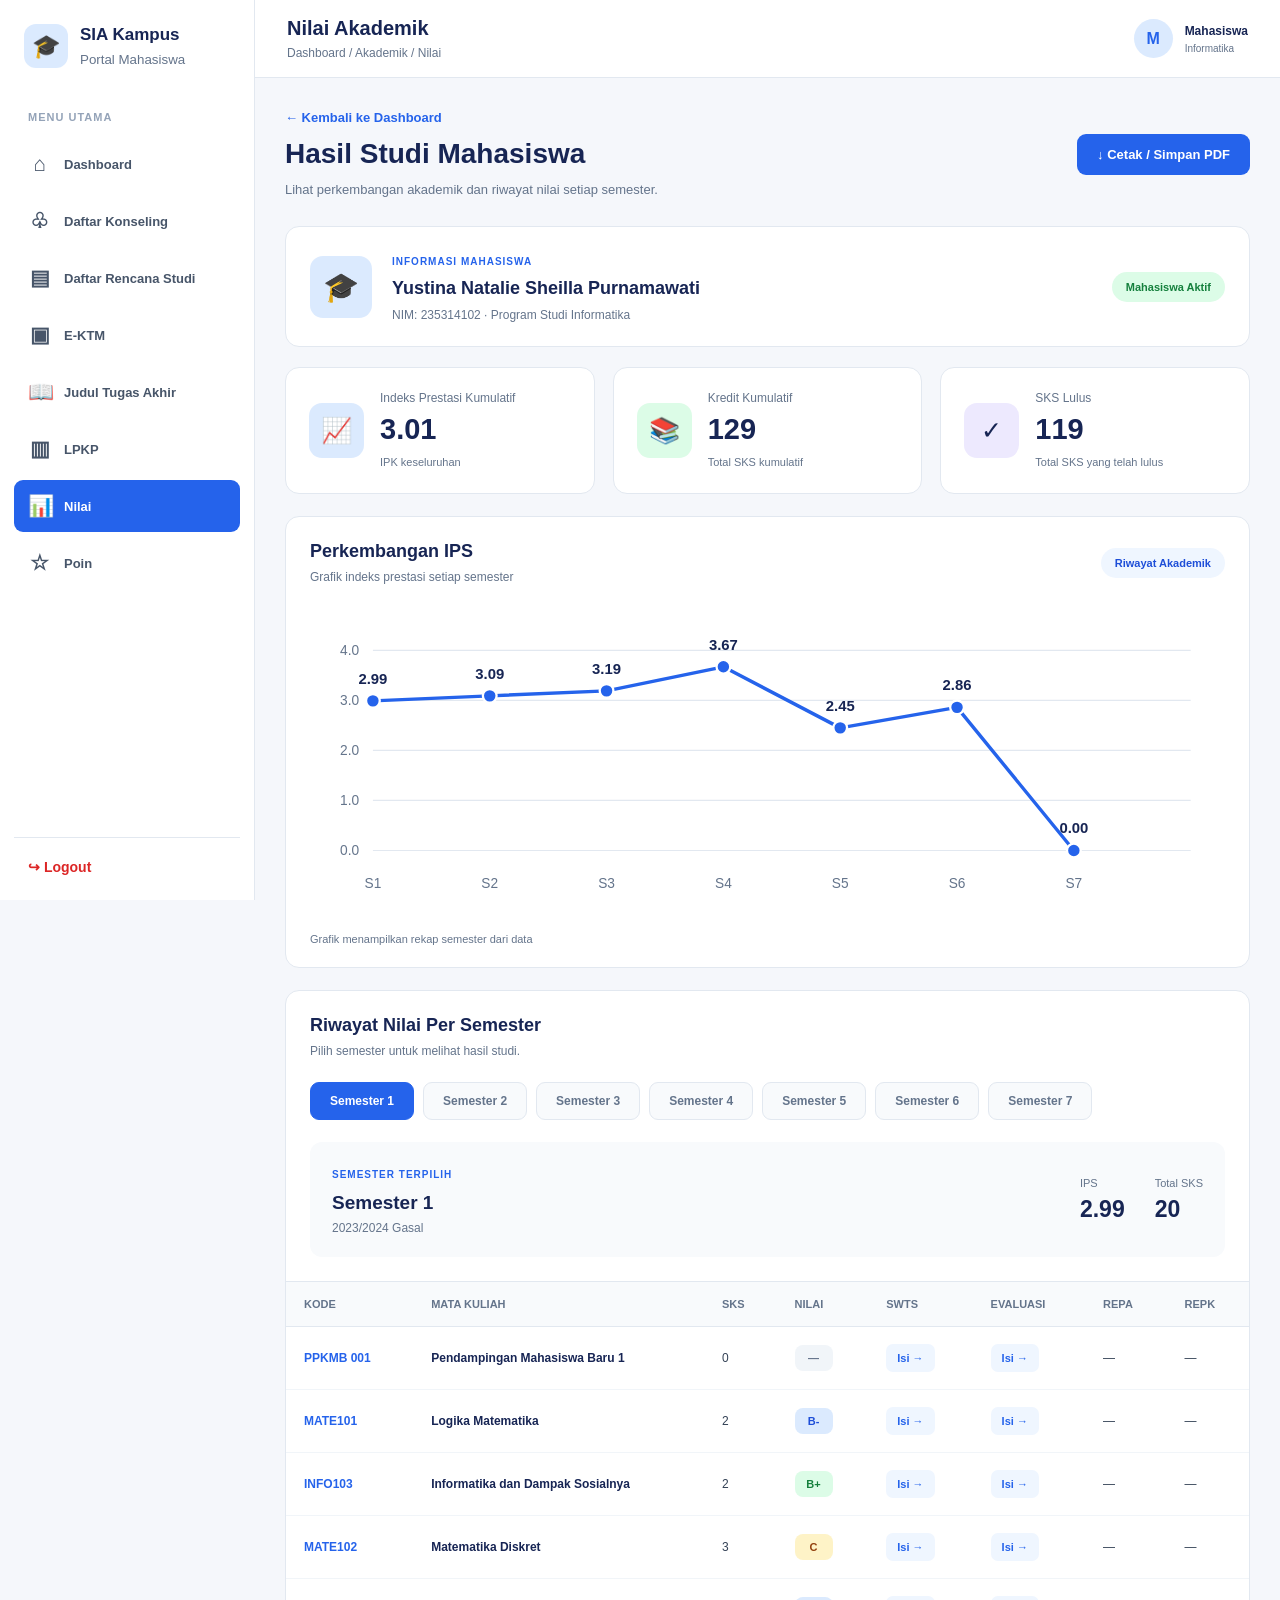
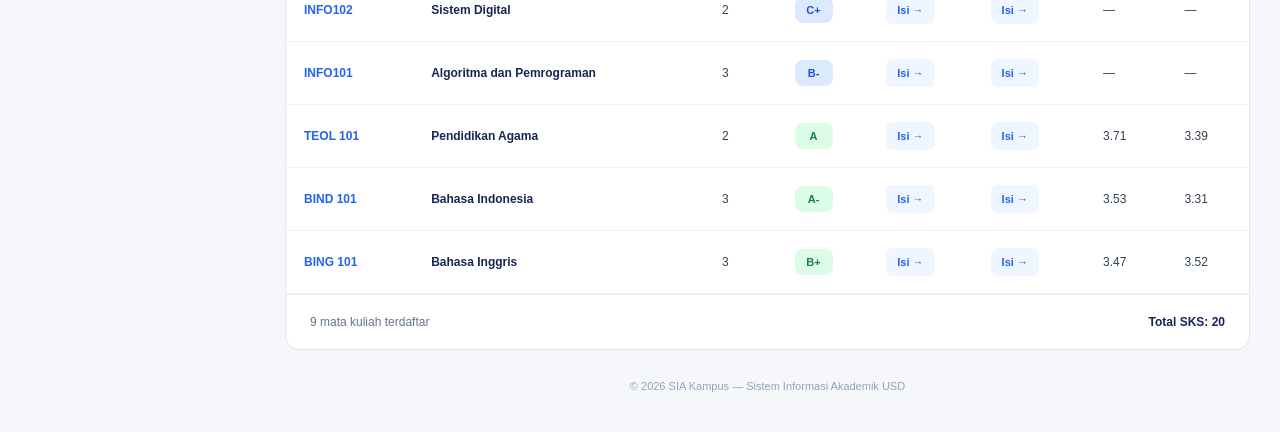
<file: pages/nilai.html>
<!DOCTYPE html>
<html lang="id">
<head>
  <meta charset="UTF-8">
  <meta name="viewport" content="width=device-width, initial-scale=1.0">
  <title>Nilai Akademik | SIA Kampus</title>
  <link rel="stylesheet" href="../assets/css/dashboard.css">
  <link rel="stylesheet" href="../assets/css/nilai.css">
  <script src="../assets/js/nilai.js" defer></script>
</head>
<body>
<div class="app">

  <!-- SIDEBAR -->
  <aside class="sidebar" id="sidebar">
    <div class="brand">
      <div class="brand-logo">🎓</div>
      <div>
        <h2>SIA Kampus</h2>
        <small>Portal Mahasiswa</small>
      </div>
    </div>

    <p class="menu-label">MENU UTAMA</p>
    <nav class="navigation" aria-label="Navigasi utama">
      <a href="dashboard.html" class="nav-link">
        <span>⌂</span> Dashboard
      </a>
      <a href="daftar konseling.html" class="nav-link">
        <span>♧</span> Daftar Konseling
      </a>
      <a href="daftar rencana studi.html" class="nav-link">
        <span>▤</span> Daftar Rencana Studi
      </a>
      <a href="e-ktm.html" class="nav-link">
        <span>▣</span> E-KTM
      </a>
      <a href="judul tugas akhir.html" class="nav-link">
        <span>📖</span> Judul Tugas Akhir
      </a>
      <a href="lpkp.html" class="nav-link">
        <span>▥</span> LPKP
      </a>
      <a href="nilai.html" class="nav-link active"
         aria-current="page">
        <span>📊</span> Nilai
      </a>
      <a href="poin.html" class="nav-link">
        <span>☆</span> Poin
      </a>
    </nav>

    <div class="sidebar-footer">
      <a href="../index.html" class="logout">↪ Logout</a>
    </div>
  </aside>

  <!-- MAIN -->
  <div class="main-area">

    <header class="topbar">
      <button id="menuButton" type="button"
        class="menu-button"
        aria-label="Buka menu"
        aria-controls="sidebar"
        aria-expanded="false">☰</button>

      <div class="header-title">
        <h2>Nilai Akademik</h2>
        <p>Dashboard / Akademik / Nilai</p>
      </div>

      <div class="user-profile">
        <div class="avatar">M</div>
        <div class="user-info">
          <strong>Mahasiswa</strong>
          <small>Informatika</small>
        </div>
      </div>
    </header>

    <main class="content nilai-page">

      <!-- PAGE HEADER -->
      <section class="nilai-heading">
        <div>
          <a href="dashboard.html" class="nilai-back">
            ← Kembali ke Dashboard
          </a>
          <h1>Hasil Studi Mahasiswa</h1>
          <p>
            Lihat perkembangan akademik dan
            riwayat nilai setiap semester.
          </p>
        </div>

        <button id="printNilai" class="nilai-primary"
                type="button">
          ↓ Cetak / Simpan PDF
        </button>
      </section>

      <!-- STUDENT PROFILE -->
      <section class="nilai-profile">
        <div class="nilai-profile-icon">🎓</div>
        <div class="nilai-profile-info">
          <span>INFORMASI MAHASISWA</span>
          <h2>Yustina Natalie Sheilla Purnamawati</h2>
          <p>NIM: 235314102 · Program Studi Informatika</p>
        </div>
        <span class="nilai-active-badge">Mahasiswa Aktif</span>
      </section>

      <!-- SUMMARY -->
      <section class="nilai-stats">

        <article class="nilai-stat">
          <div class="nilai-stat-icon blue">📈</div>
          <div>
            <p>Indeks Prestasi Kumulatif</p>
            <strong id="ipkValue">3.39</strong>
            <small>IPK keseluruhan</small>
          </div>
        </article>

        <article class="nilai-stat">
          <div class="nilai-stat-icon green">📚</div>
          <div>
            <p>Kredit Kumulatif</p>
            <strong id="totalCredits">129</strong>
            <small>Total SKS kumulatif</small>
          </div>
        </article>

        <article class="nilai-stat">
          <div class="nilai-stat-icon purple">✓</div>
          <div>
            <p>SKS Lulus</p>
            <strong id="passedCredits">129</strong>
            <small>Total SKS yang telah lulus</small>
          </div>
        </article>

      </section>

      <!-- CHART -->
      <section class="nilai-panel nilai-chart-panel">
        <div class="nilai-panel-title">
          <div>
            <h2>Perkembangan IPS</h2>
            <p>Grafik indeks prestasi setiap semester</p>
          </div>
          <span class="nilai-label">Riwayat Akademik</span>
        </div>

        <div class="nilai-chart" id="ipsChart"
             role="img"
             aria-label="Grafik perkembangan IPS semester">
        </div>
        <p class="nilai-chart-note" id="chartNote"></p>
      </section>

      <!-- SEMESTER TAB -->
      <section class="nilai-panel nilai-history-panel">
        <div class="nilai-panel-title">
          <div>
            <h2>Riwayat Nilai Per Semester</h2>
            <p>Pilih semester untuk melihat hasil studi.</p>
          </div>
        </div>

        <div class="nilai-semester-tabs"
             id="semesterTabs"
             role="group"
             aria-label="Pilih semester">
        </div>

        <!-- SEMESTER DETAILS -->
        <div class="nilai-semester-info">
          <div>
            <span class="nilai-overline">SEMESTER TERPILIH</span>
            <h3 id="selectedSemester">Semester 1</h3>
            <p id="selectedPeriod">2023/2024 Gasal</p>
          </div>
          <div class="nilai-semester-metrics">
            <div>
              <span>IPS</span>
              <strong id="selectedIPS">2.99</strong>
            </div>
            <div>
              <span>Total SKS</span>
              <strong id="selectedSKS">20</strong>
            </div>
          </div>
        </div>

        <!-- TABLE -->
        <div class="nilai-table-scroll">
          <table class="nilai-table">
            <thead>
              <tr>
                <th>Kode</th>
                <th>Mata Kuliah</th>
                <th>SKS</th>
                <th>Nilai</th>
                <th>SWTS</th>
                <th>Evaluasi</th>
                <th>REPA</th>
                <th>REPK</th>
              </tr>
            </thead>
            <tbody id="nilaiTableBody"></tbody>
          </table>
        </div>

        <div class="nilai-table-footer">
          <span id="tableInfo">Memuat nilai...</span>
          <strong id="footerSKS">Total SKS: 0</strong>
        </div>
      </section>

      <footer class="page-footer">
        © 2026 SIA Kampus — Sistem Informasi Akademik USD
      </footer>
    </main>
  </div>
</div>

<!-- MODAL SURVEI / EVALUASI -->
<dialog id="nilaiDialog" class="nilai-dialog">
  <div class="nilai-dialog-header">
    <h2 id="dialogTitle">Informasi</h2>
    <button id="closeDialog" type="button"
      aria-label="Tutup">✕</button>
  </div>
  <div class="nilai-dialog-body">
    <p id="dialogMessage"></p>
  </div>
  <div class="nilai-dialog-footer">
    <button id="closeDialogFooter"
      class="nilai-primary" type="button">
      Tutup
    </button>
  </div>
</dialog>

</body>
</html>
</file>
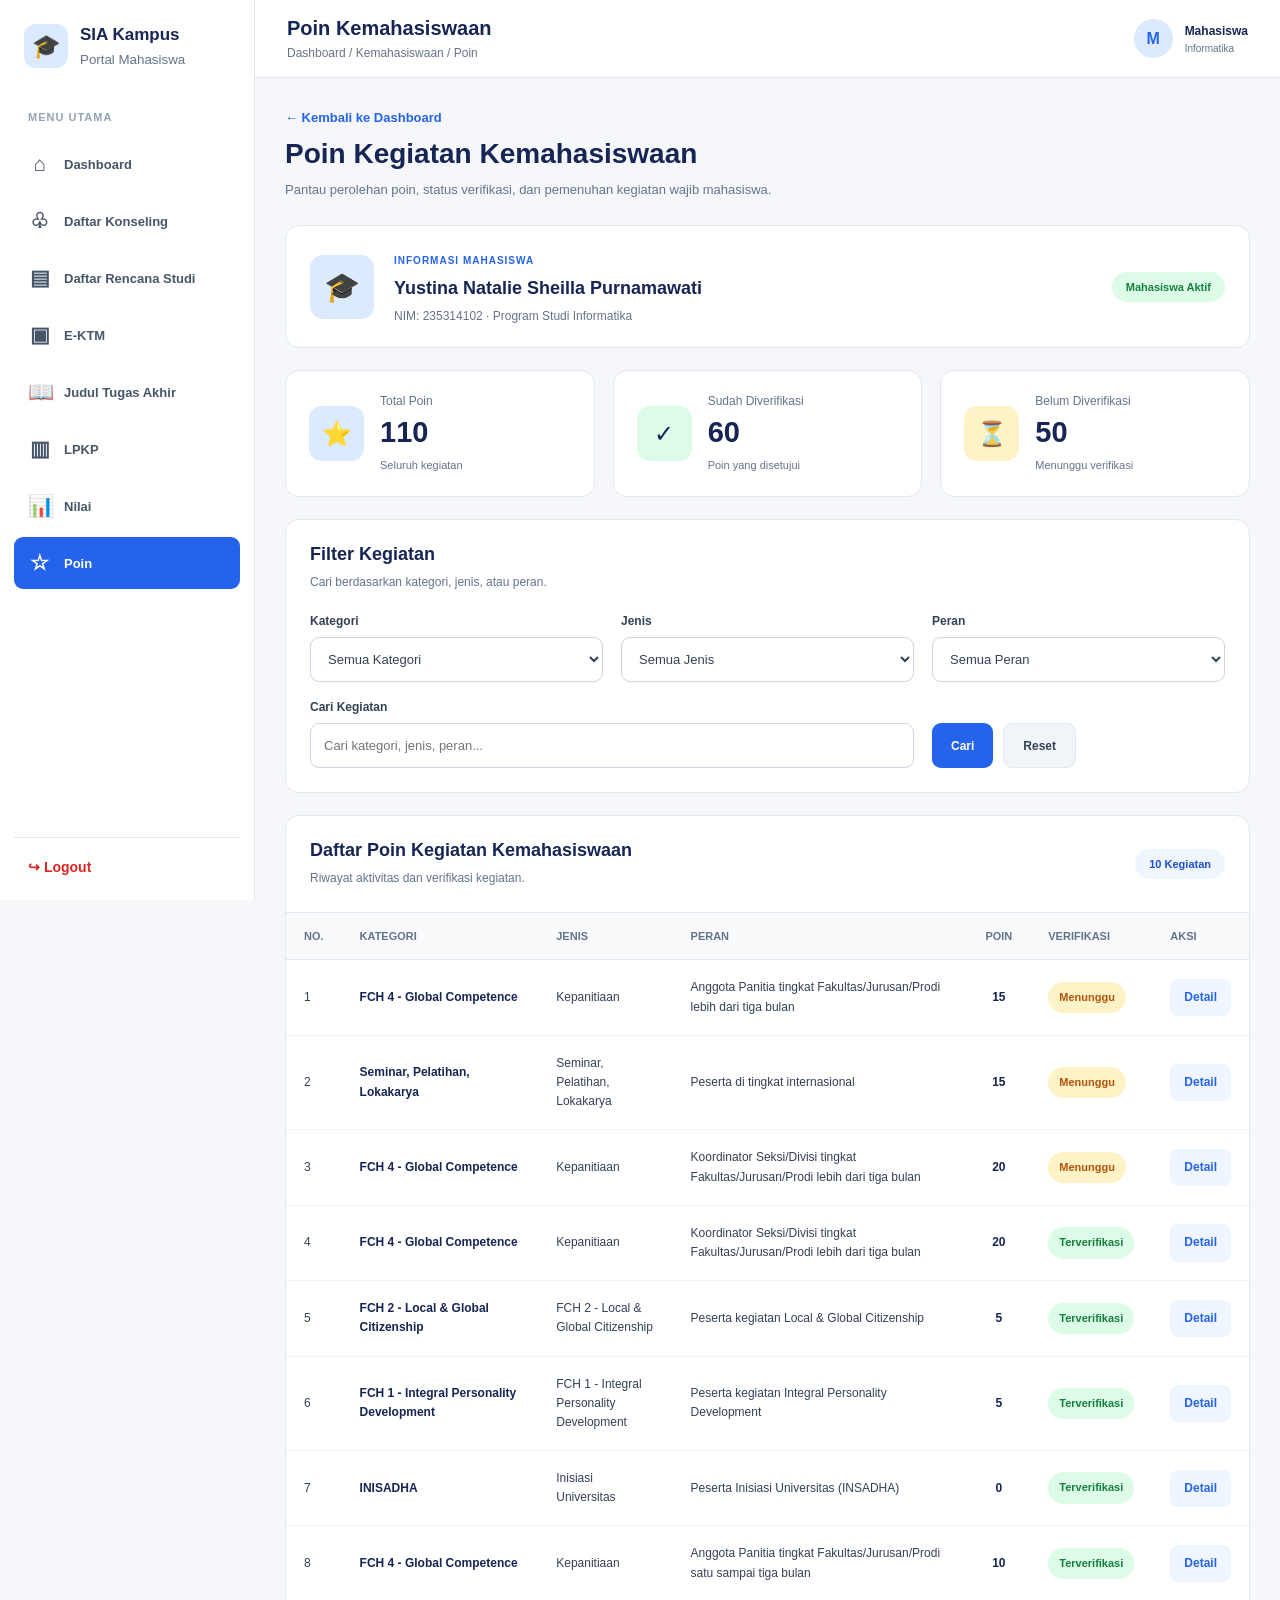
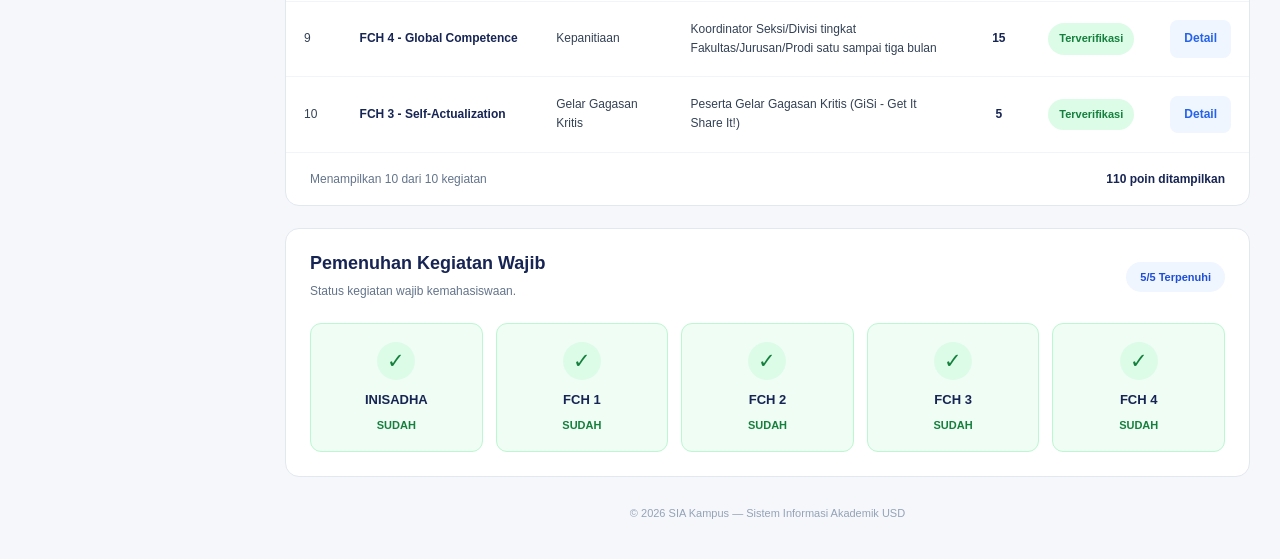
<file: pages/poin.html>
<!DOCTYPE html>
<html lang="id">
<head>
  <meta charset="UTF-8">
  <meta name="viewport" content="width=device-width, initial-scale=1.0">
  <title>Poin Kemahasiswaan | SIA Kampus</title>

  <link rel="stylesheet" href="../assets/css/dashboard.css">
  <link rel="stylesheet" href="../assets/css/poin.css">
  <script src="../assets/js/poin.js" defer></script>
</head>
<body>
<div class="app">

  <!-- SIDEBAR -->
  <aside class="sidebar" id="sidebar">
    <div class="brand">
      <div class="brand-logo">🎓</div>
      <div>
        <h2>SIA Kampus</h2>
        <small>Portal Mahasiswa</small>
      </div>
    </div>

    <p class="menu-label">MENU UTAMA</p>
    <nav class="navigation" aria-label="Navigasi utama">
      <a href="dashboard.html" class="nav-link">
        <span>⌂</span> Dashboard
      </a>
      <a href="daftar konseling.html" class="nav-link">
        <span>♧</span> Daftar Konseling
      </a>
      <a href="daftar rencana studi.html" class="nav-link">
        <span>▤</span> Daftar Rencana Studi
      </a>
      <a href="e-ktm.html" class="nav-link">
        <span>▣</span> E-KTM
      </a>
      <a href="judul tugas akhir.html" class="nav-link">
        <span>📖</span> Judul Tugas Akhir
      </a>
      <a href="lpkp.html" class="nav-link">
        <span>▥</span> LPKP
      </a>
      <a href="nilai.html" class="nav-link">
        <span>📊</span> Nilai
      </a>
      <a href="poin.html" class="nav-link active"
         aria-current="page">
        <span>☆</span> Poin
      </a>
    </nav>

    <div class="sidebar-footer">
      <a href="../index.html" class="logout">↪ Logout</a>
    </div>
  </aside>

  <!-- MAIN -->
  <div class="main-area">
    <header class="topbar">
      <button id="menuButton" class="menu-button"
        type="button" aria-label="Buka menu"
        aria-controls="sidebar"
        aria-expanded="false">☰</button>

      <div class="header-title">
        <h2>Poin Kemahasiswaan</h2>
        <p>Dashboard / Kemahasiswaan / Poin</p>
      </div>

      <div class="user-profile">
        <div class="avatar">M</div>
        <div class="user-info">
          <strong>Mahasiswa</strong>
          <small>Informatika</small>
        </div>
      </div>
    </header>

    <main class="content poin-page">

      <!-- HEADER -->
      <section class="poin-heading">
        <div>
          <a href="dashboard.html" class="poin-back">
            ← Kembali ke Dashboard
          </a>
          <h1>Poin Kegiatan Kemahasiswaan</h1>
          <p>
            Pantau perolehan poin, status verifikasi,
            dan pemenuhan kegiatan wajib mahasiswa.
          </p>
        </div>
      </section>

      <!-- PROFIL -->
      <section class="poin-profile">
        <div class="poin-profile-avatar">🎓</div>
        <div class="poin-profile-info">
          <span>INFORMASI MAHASISWA</span>
          <h2>Yustina Natalie Sheilla Purnamawati</h2>
          <p>NIM: 235314102 · Program Studi Informatika</p>
        </div>
        <span class="poin-profile-badge">Mahasiswa Aktif</span>
      </section>

      <!-- STATISTIK -->
      <section class="poin-stats">
        <article class="poin-stat">
          <div class="poin-stat-icon blue">⭐</div>
          <div>
            <p>Total Poin</p>
            <strong id="totalPoints">0</strong>
            <small>Seluruh kegiatan</small>
          </div>
        </article>

        <article class="poin-stat">
          <div class="poin-stat-icon green">✓</div>
          <div>
            <p>Sudah Diverifikasi</p>
            <strong id="verifiedPoints">0</strong>
            <small>Poin yang disetujui</small>
          </div>
        </article>

        <article class="poin-stat">
          <div class="poin-stat-icon orange">⏳</div>
          <div>
            <p>Belum Diverifikasi</p>
            <strong id="pendingPoints">0</strong>
            <small>Menunggu verifikasi</small>
          </div>
        </article>
      </section>

      <!-- FILTER -->
      <section class="poin-panel poin-filter-panel">
        <div class="poin-panel-title">
          <div>
            <h2>Filter Kegiatan</h2>
            <p>Cari berdasarkan kategori, jenis, atau peran.</p>
          </div>
        </div>

        <form id="poinFilterForm" class="poin-filters">
          <div class="poin-field">
            <label for="categoryFilter">Kategori</label>
            <select id="categoryFilter">
              <option value="">Semua Kategori</option>
            </select>
          </div>

          <div class="poin-field">
            <label for="typeFilter">Jenis</label>
            <select id="typeFilter">
              <option value="">Semua Jenis</option>
            </select>
          </div>

          <div class="poin-field">
            <label for="roleFilter">Peran</label>
            <select id="roleFilter">
              <option value="">Semua Peran</option>
            </select>
          </div>

          <div class="poin-field poin-search">
            <label for="searchPoin">Cari Kegiatan</label>
            <input id="searchPoin" type="search"
              placeholder="Cari kategori, jenis, peran...">
          </div>

          <div class="poin-filter-actions">
            <button type="submit" class="poin-primary">
              Cari
            </button>
            <button type="button" id="resetPoin"
              class="poin-secondary">
              Reset
            </button>
          </div>
        </form>
      </section>

      <!-- TABEL -->
      <section class="poin-panel poin-table-panel">
        <div class="poin-table-header">
          <div>
            <h2>Daftar Poin Kegiatan Kemahasiswaan</h2>
            <p>Riwayat aktivitas dan verifikasi kegiatan.</p>
          </div>
          <span class="poin-count" id="activityCount">
            0 Kegiatan
          </span>
        </div>

        <div class="poin-table-scroll">
          <table class="poin-table">
            <thead>
              <tr>
                <th>No.</th>
                <th>Kategori</th>
                <th>Jenis</th>
                <th>Peran</th>
                <th>Poin</th>
                <th>Verifikasi</th>
                <th>Aksi</th>
              </tr>
            </thead>
            <tbody id="poinTableBody">
              <tr>
                <td colspan="7" class="poin-empty">
                  Memuat data kegiatan...
                </td>
              </tr>
            </tbody>
          </table>
        </div>

        <div class="poin-table-footer">
          <span id="tableInfo">0 kegiatan</span>
          <strong id="filteredPoints">0 poin ditampilkan</strong>
        </div>
      </section>

      <!-- POIN WAJIB -->
      <section class="poin-panel poin-required-panel">
        <div class="poin-panel-title">
          <div>
            <h2>Pemenuhan Kegiatan Wajib</h2>
            <p>Status kegiatan wajib kemahasiswaan.</p>
          </div>
          <span class="poin-complete" id="requiredCount">
            0/5 Terpenuhi
          </span>
        </div>

        <div class="poin-required-grid" id="requiredList"></div>
      </section>

      <footer class="page-footer">
        © 2026 SIA Kampus — Sistem Informasi Akademik USD
      </footer>
    </main>
  </div>
</div>

<!-- MODAL DETAIL -->
<dialog id="poinDialog" class="poin-dialog">
  <div class="poin-dialog-header">
    <h2>Detail Kegiatan</h2>
    <button id="closePoinDialog" type="button"
      aria-label="Tutup">✕</button>
  </div>

  <div id="poinDetail" class="poin-dialog-body"></div>

  <div class="poin-dialog-footer">
    <button id="closePoinDialogFooter"
      class="poin-primary" type="button">
      Tutup
    </button>
  </div>
</dialog>

</body>
</html>
</file>
<file: assets/css/login.css>
* {
  box-sizing: border-box;
}

body {
  margin: 0;
  min-height: 100vh;
  display: flex;
  align-items: center;
  justify-content: center;
  font-family: Arial, sans-serif;
  background: #f1f5f9;
}

.login-card {
  background: white;
  width: 100%;
  max-width: 380px;
  padding: 35px;
  margin: 20px;
  border-radius: 14px;
  box-shadow: 0 8px 30px rgba(0, 0, 0, 0.07);
  text-align: center;
}

.logo {
  font-size: 42px;
  margin-bottom: 12px;
}

h2 {
  margin: 0;
  color: #1e3a8a;
}

.subtitle {
  color: #64748b;
  font-size: 13px;
  margin-bottom: 30px;
}

form {
  text-align: left;
}

label {
  display: block;
  font-size: 13px;
  font-weight: bold;
  margin-bottom: 8px;
  color: #334155;
}

input {
  width: 100%;
  padding: 12px;
  margin-bottom: 20px;
  border: 1px solid #cbd5e1;
  border-radius: 8px;
  font-size: 14px;
}

input:focus {
  outline: none;
  border-color: #2563eb;
}

button {
  width: 100%;
  padding: 13px;
  background: #2563eb;
  color: white;
  border: none;
  border-radius: 8px;
  font-size: 14px;
  font-weight: bold;
  cursor: pointer;
}

button:hover {
  background: #1d4ed8;
}

.error {
  color: #dc2626;
  font-size: 12px;
  text-align: center;
}

.footer {
  margin-top: 28px;
  color: #94a3b8;
  font-size: 12px;
}
</file>
<file: assets/css/dashboard.css>
:root {
  --primary: #2563eb;
  --primary-dark: #1e40af;
  --background: #f5f7fb;
  --surface: #ffffff;
  --text: #172554;
  --muted: #64748b;
  --border: #e2e8f0;
}

* {
  box-sizing: border-box;
}

html {
  scroll-behavior: smooth;
}

body {
  margin: 0;
  font-family: Arial, sans-serif;
  color: var(--text);
  background: var(--background);
}

button, a {
  font: inherit;
}

a {
  text-decoration: none;
  color: inherit;
}

button {
  cursor: pointer;
}

.app {
  display: flex;
  min-height: 100vh;
}

/* SIDEBAR */

.sidebar {
  width: 255px;
  flex-shrink: 0;
  background: white;
  border-right: 1px solid var(--border);
  display: flex;
  flex-direction: column;
  padding: 24px 14px;
  position: sticky;
  top: 0;
  height: 100vh;
  overflow-y: auto;
}

.brand {
  display: flex;
  align-items: center;
  gap: 12px;
  padding: 0 10px 32px;
}

.brand-logo {
  background: #dbeafe;
  width: 44px;
  height: 44px;
  display: grid;
  place-items: center;
  border-radius: 12px;
  font-size: 23px;
}

.brand h2 {
  font-size: 17px;
  margin: 0 0 5px;
}

.brand small {
  color: var(--muted);
}

.menu-label {
  font-size: 11px;
  color: #94a3b8;
  font-weight: bold;
  letter-spacing: 1px;
  padding-left: 14px;
  margin-bottom: 15px;
}

.navigation {
  display: flex;
  flex-direction: column;
  gap: 5px;
}

.nav-link {
  display: flex;
  align-items: center;
  gap: 13px;
  width: 100%;
  border: none;
  text-align: left;
  background: transparent;
  color: #475569;
  padding: 14px;
  border-radius: 9px;
  font-size: 13px;
  font-weight: 600;
  transition: 0.2s;
}

.nav-link > span:first-child {
  font-size: 21px;
  width: 23px;
  text-align: center;
}

.nav-link:hover,
.nav-link.active {
  background: #eff6ff;
  color: var(--primary);
}

.nav-link.active {
  background: var(--primary);
  color: white;
}

.arrow {
  margin-left: auto;
}

.submenu {
  padding: 5px 0 10px 48px;
}

.submenu[hidden] {
  display: none;
}

.submenu a {
  display: block;
  color: var(--muted);
  padding: 10px 5px;
  font-size: 13px;
}

.submenu a:hover {
  color: var(--primary);
}

.sidebar-footer {
  margin-top: auto;
  padding: 20px 14px 0;
  border-top: 1px solid var(--border);
}

.logout {
  font-size: 14px;
  color: #dc2626;
  font-weight: 600;
}

/* MAIN */

.main-area {
  flex: 1;
  min-width: 0;
}

.topbar {
  background: white;
  border-bottom: 1px solid var(--border);
  min-height: 78px;
  display: flex;
  align-items: center;
  padding: 15px 32px;
  gap: 15px;
}

.header-title {
  flex: 1;
}

.header-title h2 {
  font-size: 20px;
  margin: 0 0 6px;
}

.header-title p {
  font-size: 12px;
  color: var(--muted);
  margin: 0;
}

.user-profile {
  display: flex;
  align-items: center;
  gap: 12px;
}

.avatar {
  width: 39px;
  height: 39px;
  border-radius: 50%;
  background: #dbeafe;
  color: var(--primary);
  display: grid;
  place-items: center;
  font-weight: bold;
}

.user-info {
  display: flex;
  flex-direction: column;
  gap: 5px;
  font-size: 12px;
}

.user-info small {
  color: var(--muted);
}

.menu-button {
  display: none;
  border: 0;
  background: none;
  font-size: 23px;
  color: var(--text);
}

.content {
  padding: 30px;
  max-width: 1600px;
  margin: auto;
}

/* WELCOME */

.welcome-banner {
  background: linear-gradient(115deg, #1e40af, #3b82f6);
  color: white;
  padding: 35px;
  border-radius: 16px;
  display: flex;
  align-items: center;
  justify-content: space-between;
  overflow: hidden;
}

.welcome-banner p {
  margin: 0 0 12px;
  color: #bfdbfe;
}

.welcome-banner h1 {
  font-size: clamp(23px, 3vw, 30px);
  margin: 0 0 14px;
}

.welcome-banner span {
  color: #dbeafe;
  font-size: 13px;
  line-height: 1.7;
}

.welcome-icon {
  font-size: 84px;
  opacity: 0.9;
}

.student-card {
  margin-top: 22px;
  padding: 23px 26px;
  background: white;
  border: 1px solid var(--border);
  border-radius: 14px;
  display: flex;
  justify-content: space-between;
  align-items: center;
  gap: 12px;
}

.eyebrow {
  font-size: 10px !important;
  color: var(--primary) !important;
  font-weight: 700;
  letter-spacing: 1px;
}

.student-card h2 {
  font-size: 19px;
  margin: 10px 0;
}

.student-card p {
  font-size: 13px;
  color: var(--muted);
  margin: 0;
}

.status-badge {
  font-size: 12px;
  color: #15803d;
  background: #dcfce7;
  border-radius: 30px;
  padding: 8px 14px;
  white-space: nowrap;
}

/* STATISTICS */

.summary-grid {
  display: grid;
  grid-template-columns: repeat(3, 1fr);
  gap: 18px;
  margin: 22px 0;
}

.stat-card {
  display: flex;
  align-items: center;
  gap: 16px;
  background: white;
  border: 1px solid var(--border);
  border-radius: 14px;
  padding: 23px;
}

.stat-icon {
  width: 54px;
  height: 54px;
  border-radius: 12px;
  display: grid;
  place-items: center;
  font-size: 24px;
  flex-shrink: 0;
}

.blue { background: #dbeafe; }
.green { background: #dcfce7; }
.purple { background: #ede9fe; }

.stat-card p {
  color: var(--muted);
  font-size: 12px;
  margin: 0 0 7px;
}

.stat-card h2 {
  font-size: 28px;
  margin: 0 0 7px;
}

.stat-card .stat-text {
  font-size: 19px;
}

.stat-card small {
  color: var(--muted);
  font-size: 11px;
}

/* CONTENT PANELS */

.dashboard-grid {
  display: grid;
  grid-template-columns: 1.45fr 1fr;
  gap: 22px;
}

.panel {
  background: white;
  padding: 24px;
  border: 1px solid var(--border);
  border-radius: 14px;
  min-width: 0;
}

.section-heading {
  display: flex;
  justify-content: space-between;
  align-items: center;
  margin-bottom: 22px;
}

.section-heading h2 {
  font-size: 17px;
  margin: 0 0 7px;
}

.section-heading p {
  font-size: 12px;
  color: var(--muted);
  margin: 0;
}

.day-tabs {
  display: grid;
  grid-template-columns: repeat(6, 1fr);
  gap: 6px;
  background: #f1f5f9;
  border-radius: 10px;
  padding: 5px;
  margin-bottom: 18px;
}

.day-tabs button {
  padding: 12px 3px;
  background: transparent;
  border: none;
  color: var(--muted);
  border-radius: 8px;
  font-size: 12px;
}

.day-tabs button.selected {
  color: white;
  background: var(--primary);
  font-weight: bold;
}

.schedule-list {
  display: flex;
  flex-direction: column;
  gap: 10px;
}

.schedule-item {
  padding: 15px;
  background: #f8fafc;
  border-radius: 10px;
  border-left: 3px solid var(--primary);
  display: flex;
  gap: 16px;
  align-items: flex-start;
}

.schedule-time {
  min-width: 80px;
  color: var(--primary);
  font-size: 12px;
  font-weight: bold;
}

.schedule-detail h3 {
  font-size: 13px;
  margin: 0 0 6px;
  line-height: 1.4;
}

.schedule-detail p {
  color: var(--muted);
  font-size: 11px;
  margin: 0;
  line-height: 1.7;
}

.empty-state {
  text-align: center;
  padding: 25px;
  color: var(--muted);
  font-size: 13px;
}

/* ANNOUNCEMENTS */

.announcement {
  padding: 16px 0;
  border-bottom: 1px solid var(--border);
}

.announcement:last-child {
  border-bottom: none;
}

.announcement h3 {
  font-size: 13px;
  margin: 12px 0 7px;
}

.announcement p {
  font-size: 12px;
  color: var(--muted);
  line-height: 1.7;
  margin: 0;
}

.tag {
  display: inline-block;
  padding: 5px 9px;
  border-radius: 6px;
  font-size: 10px;
  font-weight: bold;
}

.important {
  background: #fee2e2;
  color: #b91c1c;
}

.academic {
  background: #dbeafe;
  color: #1d4ed8;
}

.finance {
  background: #fef3c7;
  color: #92400e;
}

/* QUICK ACCESS */

.quick-section {
  margin-top: 22px;
}

.quick-grid {
  display: grid;
  grid-template-columns: repeat(4, 1fr);
  gap: 15px;
}

.quick-card {
  background: #f8fafc;
  border: 1px solid var(--border);
  border-radius: 12px;
  padding: 23px 12px;
  display: flex;
  flex-direction: column;
  align-items: center;
  gap: 10px;
  text-align: center;
  transition: 0.2s;
}

.quick-card:hover {
  background: #eff6ff;
  border-color: #bfdbfe;
  transform: translateY(-2px);
}

.quick-card > span {
  font-size: 28px;
}

.quick-card strong {
  font-size: 13px;
}

.quick-card small {
  font-size: 11px;
  color: var(--muted);
}

.section-preview {
  margin-top: 22px;
  scroll-margin-top: 20px;
}

.section-preview[hidden] {
  display: none;
}

.section-preview h2 {
  font-size: 18px;
}

.section-preview p {
  color: var(--muted);
  font-size: 13px;
}

.preview-note {
  background: #f1f5f9;
  padding: 16px;
  border-radius: 10px;
}

.page-footer {
  margin: 30px 0 10px;
  text-align: center;
  font-size: 11px;
  color: #94a3b8;
}

/* RESPONSIVE */

@media (max-width: 1100px) {
  .summary-grid {
    grid-template-columns: repeat(2, 1fr);
  }

  .dashboard-grid {
    grid-template-columns: 1fr;
  }
}

@media (max-width: 768px) {
  .sidebar {
    position: fixed;
    left: -270px;
    top: 0;
    z-index: 100;
    box-shadow: 4px 0 15px rgba(0, 0, 0, 0.08);
    transition: left 0.25s;
  }

  .sidebar.open {
    left: 0;
  }

  .menu-button {
    display: block;
  }

  .topbar {
    padding: 15px 20px;
  }

  .content {
    padding: 18px;
  }

  .summary-grid {
    grid-template-columns: 1fr;
  }

  .quick-grid {
    grid-template-columns: repeat(2, 1fr);
  }

  .welcome-icon {
    display: none;
  }

  .student-card {
    align-items: flex-start;
    flex-direction: column;
  }

  .user-info {
    display: none;
  }
}

@media (max-width: 420px) {
  .panel {
    padding: 17px;
  }

  .schedule-item {
    flex-direction: column;
    gap: 8px;
  }

  .quick-grid {
    gap: 9px;
  }

  .day-tabs button {
    font-size: 11px;
  }

  .schedule-link {
  color: #2563eb;
  font-size: 12px;
  font-weight: 600;
  text-decoration: none;
}

.schedule-link:hover {
  text-decoration: underline;
}
}
</file>
<file: assets/css/daftar konseling.css>
/* ===========================
   HALAMAN KONSELING
=========================== */

.konseling-page {
  max-width: 1500px;
  margin: auto;
  padding: 30px;
}

.konseling-page button,
.konseling-dialog button {
  cursor: pointer;
}

.konseling-heading {
  display: flex;
  align-items: center;
  justify-content: space-between;
  gap: 20px;
  margin-bottom: 24px;
}

.konseling-heading h1 {
  margin: 12px 0 8px;
  font-size: 27px;
  color: #172554;
}

.konseling-heading p {
  color: #64748b;
  font-size: 13px;
  margin: 0;
}

.konseling-back {
  color: #2563eb;
  font-weight: 600;
  font-size: 13px;
}

.konseling-primary {
  background: #2563eb;
  color: white;
  border: 0;
  border-radius: 9px;
  padding: 13px 20px;
  font-size: 13px;
  font-weight: 600;
}

.konseling-primary:hover {
  background: #1d4ed8;
}

.konseling-secondary {
  background: #f1f5f9;
  color: #334155;
  border: 1px solid #e2e8f0;
  border-radius: 9px;
  padding: 12px 20px;
}

/* STATISTIK */

.konseling-stats {
  display: grid;
  grid-template-columns: repeat(3, minmax(0, 1fr));
  gap: 18px;
  margin-bottom: 22px;
}

.konseling-stat {
  display: flex;
  align-items: center;
  gap: 17px;
  background: white;
  border: 1px solid #e2e8f0;
  border-radius: 14px;
  padding: 24px;
}

.konseling-stat-icon {
  width: 56px;
  height: 56px;
  display: grid;
  place-items: center;
  border-radius: 13px;
  font-size: 25px;
  flex-shrink: 0;
}

.konseling-stat-icon.blue {
  background: #dbeafe;
}

.konseling-stat-icon.yellow {
  background: #fef3c7;
}

.konseling-stat-icon.green {
  background: #dcfce7;
}

.konseling-stat p {
  font-size: 12px;
  color: #64748b;
  margin: 0 0 7px;
}

.konseling-stat strong {
  display: block;
  font-size: 29px;
  color: #172554;
  margin-bottom: 5px;
}

.konseling-stat small {
  font-size: 11px;
  color: #64748b;
}

/* PANEL */

.konseling-panel {
  background: white;
  border: 1px solid #e2e8f0;
  border-radius: 14px;
  overflow: hidden;
}

.konseling-panel-heading {
  padding: 24px 24px 16px;
}

.konseling-panel-heading h2 {
  font-size: 18px;
  margin: 0 0 8px;
}

.konseling-panel-heading p {
  margin: 0;
  color: #64748b;
  font-size: 12px;
}

/* FILTER */

.konseling-filters {
  display: grid;
  grid-template-columns: 2fr 1fr;
  gap: 16px;
  padding: 0 24px 24px;
}

.konseling-field {
  display: flex;
  flex-direction: column;
  gap: 9px;
  min-width: 0;
}

.konseling-field label {
  font-size: 12px;
  color: #334155;
  font-weight: 600;
}

.konseling-field input,
.konseling-field select,
.konseling-field textarea {
  width: 100%;
  box-sizing: border-box;
  padding: 12px 14px;
  background: white;
  border: 1px solid #cbd5e1;
  border-radius: 9px;
  outline: none;
  font-family: inherit;
  font-size: 13px;
  color: #334155;
}

.konseling-field input,
.konseling-field select {
  min-height: 44px;
}

.konseling-field textarea {
  resize: vertical;
}

.konseling-field input:focus,
.konseling-field select:focus,
.konseling-field textarea:focus {
  border-color: #2563eb;
  box-shadow: 0 0 0 3px #dbeafe;
}

/* TABEL */

.konseling-table-scroll {
  overflow-x: auto;
}

.konseling-table {
  width: 100%;
  border-collapse: collapse;
  min-width: 800px;
  text-align: left;
}

.konseling-table thead {
  background: #f8fafc;
}

.konseling-table th {
  padding: 17px 20px;
  font-size: 11px;
  font-weight: 700;
  text-transform: uppercase;
  color: #64748b;
  border-top: 1px solid #e2e8f0;
  border-bottom: 1px solid #e2e8f0;
}

.konseling-table td {
  padding: 18px 20px;
  font-size: 13px;
  border-bottom: 1px solid #f1f5f9;
  color: #334155;
  vertical-align: middle;
}

.konseling-table tbody tr:hover {
  background: #f8fafc;
}

.konseling-topic {
  font-weight: 600;
  color: #172554;
}

.konseling-status {
  display: inline-block;
  padding: 7px 11px;
  border-radius: 20px;
  font-size: 11px;
  font-weight: 700;
}

.konseling-status.menunggu {
  color: #92400e;
  background: #fef3c7;
}

.konseling-status.terjadwal {
  color: #1d4ed8;
  background: #dbeafe;
}

.konseling-status.selesai {
  color: #15803d;
  background: #dcfce7;
}

.konseling-status.dibatalkan {
  color: #b91c1c;
  background: #fee2e2;
}

.konseling-detail-btn {
  background: #eff6ff;
  border: 0;
  color: #2563eb;
  padding: 9px 14px;
  border-radius: 8px;
  font-weight: 600;
  font-size: 12px;
}

.konseling-detail-btn:hover {
  background: #dbeafe;
}

.konseling-empty {
  text-align: center;
  color: #64748b !important;
  padding: 35px !important;
}

.konseling-table-footer {
  padding: 18px 24px;
  display: flex;
  justify-content: space-between;
  gap: 15px;
  font-size: 12px;
  color: #64748b;
}

/* INFORMASI */

.konseling-notice {
  background: #eff6ff;
  padding: 18px 20px;
  border-radius: 11px;
  margin-top: 20px;
  display: flex;
  gap: 12px;
  align-items: flex-start;
  color: #475569;
}

.konseling-notice > span {
  font-size: 20px;
  color: #2563eb;
}

.konseling-notice p {
  margin: 0;
  font-size: 12px;
  line-height: 1.7;
}

/* MODAL */

.konseling-dialog {
  box-sizing: border-box;
  width: calc(100% - 32px);
  max-width: 560px;
  max-height: 90vh;
  overflow-y: auto;
  border: 1px solid #e2e8f0;
  border-radius: 16px;
  padding: 0;
  color: #172554;
  box-shadow: 0 20px 60px rgba(15, 23, 42, 0.2);
}

.konseling-dialog::backdrop {
  background: rgba(15, 23, 42, 0.55);
}

.konseling-dialog-heading {
  display: flex;
  align-items: center;
  justify-content: space-between;
  padding: 22px 25px;
  border-bottom: 1px solid #e2e8f0;
}

.konseling-dialog-heading h2 {
  margin: 0;
  font-size: 19px;
}

.dialog-close {
  border: none;
  background: transparent;
  color: #64748b;
  font-size: 20px;
}

.konseling-form {
  padding: 25px;
  display: flex;
  flex-direction: column;
  gap: 20px;
}

.konseling-form-grid {
  display: grid;
  grid-template-columns: 1fr 1fr;
  gap: 16px;
}

.konseling-dialog-actions {
  display: flex;
  justify-content: flex-end;
  gap: 10px;
  padding: 18px 25px;
  border-top: 1px solid #e2e8f0;
}

.konseling-form .konseling-dialog-actions {
  margin: 0 -25px -25px;
}

.konseling-detail {
  padding: 25px;
}

.konseling-detail-row {
  display: flex;
  justify-content: space-between;
  gap: 20px;
  padding: 12px 0;
  border-bottom: 1px solid #f1f5f9;
  font-size: 13px;
}

.konseling-detail-row span {
  color: #64748b;
}

.konseling-detail-row strong {
  text-align: right;
  overflow-wrap: anywhere;
  white-space: pre-wrap;
}

/* RESPONSIVE */

@media (max-width: 1000px) {
  .konseling-stats {
    grid-template-columns: 1fr;
  }
}

@media (max-width: 768px) {
  .konseling-page {
    padding: 20px;
  }

  .konseling-heading {
    flex-direction: column;
    align-items: stretch;
  }

  .konseling-heading h1 {
    font-size: 23px;
  }

  .konseling-filters,
  .konseling-form-grid {
    grid-template-columns: 1fr;
  }

  .konseling-table-footer {
    flex-wrap: wrap;
  }

  .konseling-dialog-actions {
    flex-wrap: wrap;
  }
}
</file>
<file: assets/css/daftar rencana studi.css>
:root {
  --drs-blue: #2563eb;
  --drs-navy: #172554;
  --drs-muted: #64748b;
  --drs-border: #e2e8f0;
}

.drs-page {
  max-width: 1500px;
  margin: auto;
  padding: 32px;
}

.drs-page-heading {
  display: flex;
  justify-content: space-between;
  align-items: center;
  gap: 20px;
  margin-bottom: 25px;
}

.drs-back {
  color: var(--drs-blue);
  font-size: 13px;
  font-weight: 600;
}

.drs-page-heading h1 {
  font-size: 28px;
  letter-spacing: -0.5px;
  margin: 12px 0;
}

.drs-page-heading p,
.drs-panel-heading p {
  color: var(--drs-muted);
  font-size: 13px;
  margin: 0;
}

.drs-primary-btn {
  border: 0;
  background: var(--drs-blue);
  color: white;
  padding: 13px 20px;
  border-radius: 10px;
  font-weight: 600;
  white-space: nowrap;
  cursor: pointer;
  transition: 0.2s;
}

.drs-primary-btn:hover {
  background: #1d4ed8;
  transform: translateY(-1px);
}

/* KARTU MAHASISWA */

.drs-student,
.drs-panel,
.drs-stat {
  background: white;
  border: 1px solid var(--drs-border);
  border-radius: 15px;
}

.drs-student {
  display: flex;
  align-items: center;
  gap: 20px;
  padding: 25px;
  margin-bottom: 20px;
}

.drs-student-avatar {
  width: 66px;
  height: 66px;
  background: #eff6ff;
  border-radius: 15px;
  display: grid;
  place-items: center;
  font-size: 32px;
  flex-shrink: 0;
}

.drs-student-info {
  flex: 1;
  min-width: 0;
}

.drs-overline {
  color: var(--drs-blue);
  font-size: 10px;
  font-weight: 700;
  letter-spacing: 1px;
}

.drs-student h2 {
  font-size: 19px;
  margin: 9px 0 12px;
}

.drs-student-meta {
  display: flex;
  flex-wrap: wrap;
  gap: 10px 20px;
  color: var(--drs-muted);
  font-size: 12px;
}

.drs-active-badge {
  display: inline-flex;
  align-items: center;
  gap: 7px;
  background: #dcfce7;
  color: #15803d;
  border-radius: 30px;
  padding: 10px 14px;
  font-size: 12px;
  font-weight: 600;
  white-space: nowrap;
}

.drs-dot {
  background: #22c55e;
  height: 7px;
  width: 7px;
  border-radius: 50%;
}

/* KARTU STATISTIK */

.drs-stats {
  display: grid;
  grid-template-columns: repeat(3, minmax(0, 1fr));
  gap: 18px;
  margin-bottom: 22px;
}

.drs-stat {
  display: flex;
  align-items: center;
  gap: 17px;
  padding: 23px;
}

.drs-stat-icon {
  height: 54px;
  width: 54px;
  display: grid;
  place-items: center;
  border-radius: 13px;
  font-size: 25px;
  flex-shrink: 0;
}

.drs-blue { background: #dbeafe; color: #2563eb; }
.drs-green { background: #dcfce7; color: #15803d; }
.drs-purple { background: #ede9fe; color: #7c3aed; }

.drs-stat p {
  font-size: 12px;
  color: var(--drs-muted);
  margin: 0 0 8px;
}

.drs-stat strong {
  display: block;
  font-size: 28px;
  color: var(--drs-navy);
  margin-bottom: 6px;
}

.drs-stat small {
  color: var(--drs-muted);
  font-size: 11px;
}

/* PANEL FILTER */

.drs-panel {
  margin-bottom: 22px;
}

.drs-filter-panel {
  padding: 24px;
}

.drs-panel-heading h2,
.drs-table-heading h2 {
  font-size: 17px;
  margin: 0 0 8px;
}

.drs-filter-grid {
  display: grid;
  grid-template-columns: minmax(180px, 1fr)
                         minmax(220px, 1.5fr) auto;
  align-items: end;
  gap: 16px;
  margin-top: 20px;
}

.drs-field {
  display: flex;
  flex-direction: column;
  gap: 9px;
  min-width: 0;
}

.drs-field label {
  font-size: 12px;
  font-weight: 600;
}

.drs-field select,
.drs-field input {
  box-sizing: border-box;
  width: 100%;
  height: 45px;
  border: 1px solid #cbd5e1;
  border-radius: 9px;
  background: white;
  color: #334155;
  font-size: 13px;
  padding: 0 14px;
  outline: none;
}

.drs-field select:focus,
.drs-field input:focus {
  border-color: var(--drs-blue);
  box-shadow: 0 0 0 3px #dbeafe;
}

.drs-reset {
  height: 45px;
  padding: 0 18px;
  background: #f1f5f9;
  border: 1px solid var(--drs-border);
  border-radius: 9px;
  color: #334155;
  font-size: 12px;
  font-weight: 600;
  cursor: pointer;
}

.drs-reset:hover {
  background: #e2e8f0;
}

/* TABEL MATA KULIAH */

.drs-table-panel {
  overflow: hidden;
}

.drs-table-heading {
  display: flex;
  align-items: center;
  justify-content: space-between;
  gap: 15px;
  padding: 24px;
}

.drs-table-heading p {
  color: var(--drs-muted);
  font-size: 12px;
  margin: 0;
}

.drs-count {
  background: #eff6ff;
  color: #1d4ed8;
  border-radius: 30px;
  padding: 9px 14px;
  font-size: 11px;
  font-weight: 700;
  white-space: nowrap;
}

.drs-table-scroll {
  overflow-x: auto;
}

.drs-table {
  border-collapse: collapse;
  width: 100%;
  min-width: 760px;
  text-align: left;
}

.drs-table th {
  background: #f8fafc;
  color: var(--drs-muted);
  padding: 17px 20px;
  font-size: 11px;
  text-transform: uppercase;
  letter-spacing: 0.5px;
  border-top: 1px solid var(--drs-border);
  border-bottom: 1px solid var(--drs-border);
}

.drs-table td {
  padding: 19px 20px;
  border-bottom: 1px solid #f1f5f9;
  font-size: 13px;
  vertical-align: middle;
}

.drs-table tbody tr:last-child td {
  border-bottom: none;
}

.drs-table tbody tr:hover {
  background: #f8fafc;
}

.drs-course-code {
  font-weight: 700;
  color: var(--drs-blue);
}

.drs-course-name {
  font-weight: 600;
  color: var(--drs-navy);
}

.drs-status {
  display: inline-flex;
  padding: 7px 11px;
  font-size: 11px;
  font-weight: 700;
  border-radius: 30px;
}

.drs-approved {
  background: #dcfce7;
  color: #15803d;
}

.drs-pending {
  background: #fef3c7;
  color: #92400e;
}

.drs-detail-btn {
  background: #eff6ff;
  color: var(--drs-blue);
  border: none;
  border-radius: 8px;
  padding: 9px 15px;
  cursor: pointer;
  font-size: 12px;
  font-weight: 600;
}

.drs-detail-btn:hover {
  background: #dbeafe;
}

.drs-empty {
  text-align: center;
  padding: 35px !important;
  color: var(--drs-muted);
}

.drs-table-footer {
  display: flex;
  justify-content: space-between;
  gap: 15px;
  padding: 20px 24px;
  border-top: 1px solid var(--drs-border);
  font-size: 12px;
  color: var(--drs-muted);
}

.drs-table-footer strong {
  color: var(--drs-navy);
}

.drs-notice {
  display: flex;
  gap: 12px;
  align-items: flex-start;
  background: #eff6ff;
  color: #475569;
  padding: 17px 20px;
  border-radius: 11px;
  font-size: 12px;
  line-height: 1.7;
}

.drs-notice > span {
  color: var(--drs-blue);
  font-size: 19px;
}

.drs-notice p {
  margin: 0;
}

/* MODAL */

.drs-dialog {
  box-sizing: border-box;
  border: 1px solid var(--drs-border);
  border-radius: 16px;
  width: calc(100% - 32px);
  max-width: 480px;
  padding: 0;
  color: var(--drs-navy);
  box-shadow: 0 20px 60px #0f172a30;
}

.drs-dialog::backdrop {
  background: #0f172a80;
}

.drs-dialog-heading {
  display: flex;
  align-items: center;
  justify-content: space-between;
  padding: 22px;
  border-bottom: 1px solid var(--drs-border);
}

.drs-dialog-heading h2 {
  margin: 0;
  font-size: 18px;
}

.drs-dialog-heading button {
  border: 0;
  background: transparent;
  font-size: 20px;
  cursor: pointer;
}

.drs-dialog-content {
  padding: 24px;
}

.drs-detail-row {
  display: flex;
  justify-content: space-between;
  gap: 20px;
  margin-bottom: 17px;
  font-size: 13px;
}

.drs-detail-row span {
  color: var(--drs-muted);
}

.drs-detail-row strong {
  text-align: right;
}

.drs-dialog-actions {
  text-align: right;
  border-top: 1px solid var(--drs-border);
  padding: 17px 24px;
}

.drs-dialog-actions button {
  background: var(--drs-blue);
  color: white;
  padding: 11px 23px;
  border: 0;
  border-radius: 8px;
  cursor: pointer;
}

/* RESPONSIVE */

@media (max-width: 1000px) {
  .drs-stats {
    grid-template-columns: 1fr;
  }

  .drs-filter-grid {
    grid-template-columns: 1fr 1fr;
  }

  .drs-reset {
    grid-column: 1 / -1;
  }
}

@media (max-width: 768px) {
  .drs-page {
    padding: 20px;
  }

  .drs-page-heading {
    flex-direction: column;
    align-items: stretch;
  }

  .drs-student {
    flex-wrap: wrap;
  }

  .drs-student-info {
    flex-basis: calc(100% - 90px);
  }

  .drs-filter-grid {
    grid-template-columns: 1fr;
  }

  .drs-reset {
    grid-column: auto;
  }

  .drs-table-heading,
  .drs-table-footer {
    flex-wrap: wrap;
  }
}

/* CETAK */

@media print {
  @page {
    size: A4 landscape;
    margin: 12mm;
  }

  .sidebar,
  .topbar,
  .drs-back,
  .drs-primary-btn,
  .drs-filter-panel,
  .drs-notice,
  .page-footer,
  .drs-detail-btn {
    display: none !important;
  }

  body,
  .main-area,
  .drs-page {
    background: white !important;
    margin: 0;
    padding: 0;
    max-width: none;
  }

  .drs-table-scroll {
    overflow: visible;
  }

  .drs-table {
    min-width: 0;
  }

  .drs-table th:last-child,
  .drs-table td:last-child {
    display: none;
  }

  .drs-panel,
  .drs-stat,
  .drs-student {
    box-shadow: none;
    break-inside: avoid;
  }
}
</file>
<file: assets/css/jadwal.css>
.jadwal-page {
  max-width: 1600px;
}

.jadwal-heading {
  display: flex;
  align-items: center;
  justify-content: space-between;
  gap: 20px;
  margin-bottom: 24px;
}

.jadwal-heading h1 {
  font-size: 27px;
  margin: 12px 0 8px;
}

.jadwal-heading p,
.jadwal-toolbar p {
  color: #64748b;
  font-size: 13px;
  margin: 0;
}

.back-link {
  font-size: 13px;
  color: #2563eb;
  font-weight: 600;
}

.download-btn {
  background: #2563eb;
  border: 0;
  border-radius: 9px;
  color: #fff;
  padding: 13px 18px;
  cursor: pointer;
  font-weight: 600;
}

.download-btn:hover {
  background: #1d4ed8;
}

.jadwal-info {
  display: grid;
  grid-template-columns: repeat(3, 1fr);
  gap: 15px;
  margin-bottom: 22px;
}

.jadwal-info > div {
  display: flex;
  flex-direction: column;
  gap: 10px;
  padding: 22px;
  background: #fff;
  border: 1px solid #e2e8f0;
  border-radius: 12px;
}

.info-label {
  font-size: 10px;
  letter-spacing: 1px;
  font-weight: 700;
  color: #64748b;
}

.jadwal-info strong {
  font-size: 16px;
}

.jadwal-panel {
  padding: 25px;
}

.jadwal-toolbar {
  display: flex;
  justify-content: space-between;
  align-items: center;
  gap: 16px;
  margin-bottom: 20px;
}

.jadwal-toolbar h2 {
  margin: 0 0 8px;
  font-size: 19px;
}

.jadwal-controls {
  display: flex;
  gap: 8px;
}

.jadwal-controls button,
.view-btn {
  background: white;
  border: 1px solid #e2e8f0;
  color: #334155;
  padding: 10px 15px;
  border-radius: 8px;
  cursor: pointer;
}

.jadwal-controls button:hover,
.view-btn:hover {
  background: #eff6ff;
}

.view-controls {
  display: flex;
  gap: 8px;
  margin-bottom: 20px;
}

.view-btn.active {
  background: #2563eb;
  color: white;
  border-color: #2563eb;
}

.calendar-scroll {
  overflow-x: auto;
  border: 1px solid #e2e8f0;
  border-radius: 12px;
}

.calendar-grid {
  display: grid;
  grid-template-columns: 78px repeat(6, minmax(145px, 1fr));
  grid-template-rows: 54px repeat(12, 54px);
  min-width: 990px;
  position: relative;
  background: white;
}

.calendar-corner,
.calendar-day {
  display: flex;
  align-items: center;
  justify-content: center;
  font-size: 12px;
  font-weight: 700;
  background: #f1f5f9;
  border-right: 1px solid #e2e8f0;
  border-bottom: 1px solid #e2e8f0;
}

.calendar-day.today {
  background: #dbeafe;
  color: #1d4ed8;
}

.calendar-time {
  display: flex;
  justify-content: center;
  padding-top: 8px;
  border-right: 1px solid #e2e8f0;
  border-bottom: 1px solid #e2e8f0;
  font-size: 11px;
  color: #64748b;
}

.calendar-cell {
  border-right: 1px solid #e2e8f0;
  border-bottom: 1px solid #e2e8f0;
}

.course-event {
  z-index: 1;
  padding: 9px;
  margin: 3px;
  border-radius: 8px;
  overflow: hidden;
  display: flex;
  flex-direction: column;
  gap: 5px;
  border-left: 4px solid;
  font-size: 11px;
}

.course-event strong {
  font-size: 12px;
  line-height: 1.35;
}

.course-event small {
  line-height: 1.5;
}

.course-event.blue {
  color: #1e40af;
  background: #dbeafe;
  border-color: #3b82f6;
}

.course-event.purple {
  color: #6d28d9;
  background: #ede9fe;
  border-color: #8b5cf6;
}

.course-event.green {
  color: #166534;
  background: #dcfce7;
  border-color: #22c55e;
}

.course-event.orange {
  color: #9a3412;
  background: #ffedd5;
  border-color: #f97316;
}

.course-event.pink {
  color: #9d174d;
  background: #fce7f3;
  border-color: #ec4899;
}

.course-event.teal {
  color: #115e59;
  background: #ccfbf1;
  border-color: #14b8a6;
}

.course-event.indigo {
  color: #3730a3;
  background: #e0e7ff;
  border-color: #6366f1;
}

/* TAMPILAN DAFTAR */

.list-view[hidden],
.calendar-scroll[hidden] {
  display: none;
}

.list-view {
  display: flex;
  flex-direction: column;
  gap: 18px;
}

.list-day {
  border: 1px solid #e2e8f0;
  border-radius: 12px;
  overflow: hidden;
}

.list-day h3 {
  padding: 15px;
  margin: 0;
  background: #f8fafc;
  font-size: 14px;
}

.list-course {
  display: flex;
  gap: 20px;
  padding: 16px;
  border-top: 1px solid #e2e8f0;
}

.list-course-time {
  min-width: 105px;
  font-size: 12px;
  font-weight: 700;
  color: #2563eb;
}

.list-course strong {
  display: block;
  font-size: 14px;
  margin-bottom: 7px;
}

.list-course p {
  color: #64748b;
  font-size: 12px;
  margin: 0;
  line-height: 1.7;
}

.no-course {
  color: #94a3b8;
  padding: 18px;
  font-size: 13px;
}

@media (max-width: 768px) {
  .jadwal-heading,
  .jadwal-toolbar {
    align-items: flex-start;
    flex-direction: column;
  }

  .jadwal-info {
    grid-template-columns: 1fr;
  }

  .jadwal-heading h1 {
    font-size: 23px;
  }

  .jadwal-controls {
    width: 100%;
  }

  .jadwal-controls button {
    flex: 1;
  }

  .jadwal-panel {
    padding: 16px;
  }

  .calendar-grid {
    min-width: 990px;
  }

  .list-course {
    flex-direction: column;
    gap: 8px;
  }
}

@media print {
  .sidebar,
  .topbar,
  .back-link,
  .download-btn,
  .jadwal-controls,
  .view-controls,
  .page-footer {
    display: none !important;
  }

  body,
  .main-area,
  .content,
  .jadwal-panel {
    background: white;
    padding: 0;
    margin: 0;
    border: 0;
    box-shadow: none;
  }

  .calendar-scroll {
    overflow: visible;
  }

  .calendar-grid {
    min-width: 0;
  }

  @page {
    size: A4 landscape;
    margin: 10mm;
  }


.semester-badge {
  display: inline-flex;
  align-items: center;
  background: #dbeafe;
  color: #1d4ed8;
  padding: 9px 15px;
  border-radius: 20px;
  font-size: 12px;
  font-weight: 600;
  white-space: nowrap;
}

}
</file>
<file: assets/css/judul tugas akhir.css>
/* HALAMAN JUDUL TUGAS AKHIR */

.judulta-page {
  max-width: 1500px;
  margin: auto;
  padding: 30px;
}

.judulta-heading {
  margin-bottom: 25px;
}

.judulta-back {
  color: #2563eb;
  font-size: 13px;
  font-weight: 600;
}

.judulta-heading h1 {
  color: #172554;
  margin: 14px 0 10px;
  font-size: 28px;
}

.judulta-heading p {
  font-size: 13px;
  color: #64748b;
  line-height: 1.7;
  margin: 0;
}

.judulta-panel,
.judulta-stat {
  background: white;
  border: 1px solid #e2e8f0;
  border-radius: 14px;
}

.judulta-panel {
  padding: 24px;
  margin-bottom: 22px;
}

.judulta-panel-title h2,
.judulta-results-heading h2 {
  font-size: 18px;
  margin: 0 0 8px;
}

.judulta-panel-title p,
.judulta-results-heading p {
  font-size: 12px;
  color: #64748b;
  margin: 0;
}

/* FILTER */

.judulta-filter {
  display: grid;
  grid-template-columns:
    minmax(160px, 1fr)
    minmax(230px, 2fr)
    auto auto;
  align-items: end;
  gap: 14px;
  margin-top: 22px;
}

.judulta-field {
  display: flex;
  flex-direction: column;
  gap: 9px;
  min-width: 0;
}

.judulta-field label {
  font-size: 12px;
  color: #334155;
  font-weight: 600;
}

.judulta-field input,
.judulta-field select {
  width: 100%;
  height: 45px;
  box-sizing: border-box;
  border: 1px solid #cbd5e1;
  border-radius: 9px;
  padding: 0 13px;
  background: white;
  font: inherit;
  font-size: 13px;
  color: #334155;
  outline: none;
}

.judulta-field input:focus,
.judulta-field select:focus {
  border-color: #2563eb;
  box-shadow: 0 0 0 3px #dbeafe;
}

.judulta-primary,
.judulta-secondary {
  border: none;
  border-radius: 9px;
  height: 45px;
  padding: 0 19px;
  font: inherit;
  font-size: 12px;
  font-weight: 600;
  cursor: pointer;
  white-space: nowrap;
}

.judulta-primary {
  background: #2563eb;
  color: white;
}

.judulta-primary:hover {
  background: #1d4ed8;
}

.judulta-secondary {
  background: #f1f5f9;
  color: #334155;
  border: 1px solid #e2e8f0;
}

.judulta-secondary:hover {
  background: #e2e8f0;
}

/* STATISTIK */

.judulta-summary {
  display: grid;
  grid-template-columns: repeat(2, 1fr);
  gap: 18px;
  margin-bottom: 22px;
}

.judulta-stat {
  display: flex;
  align-items: center;
  gap: 17px;
  padding: 22px;
}

.judulta-stat-icon {
  width: 54px;
  height: 54px;
  border-radius: 12px;
  background: #dbeafe;
  display: grid;
  place-items: center;
  font-size: 25px;
}

.judulta-stat p {
  font-size: 12px;
  color: #64748b;
  margin: 0 0 7px;
}

.judulta-stat strong {
  display: block;
  font-size: 28px;
  color: #172554;
}

/* TABEL */

.judulta-result-panel {
  padding: 0;
  overflow: hidden;
}

.judulta-results-heading {
  display: flex;
  align-items: center;
  justify-content: space-between;
  gap: 15px;
  padding: 24px;
}

.judulta-counter {
  background: #eff6ff;
  color: #1d4ed8;
  padding: 9px 13px;
  border-radius: 20px;
  font-size: 11px;
  font-weight: 700;
  white-space: nowrap;
}

.judulta-table-scroll {
  overflow-x: auto;
}

.judulta-table {
  width: 100%;
  border-collapse: collapse;
  text-align: left;
  min-width: 760px;
}

.judulta-table th {
  padding: 17px 20px;
  background: #f8fafc;
  color: #64748b;
  font-size: 11px;
  text-transform: uppercase;
  border-top: 1px solid #e2e8f0;
  border-bottom: 1px solid #e2e8f0;
}

.judulta-table td {
  padding: 19px 20px;
  font-size: 12px;
  vertical-align: middle;
  border-bottom: 1px solid #f1f5f9;
}

.judulta-table tbody tr:hover {
  background: #f8fafc;
}

.judulta-nim {
  color: #2563eb;
  font-weight: 600;
  white-space: nowrap;
}

.judulta-name {
  color: #172554;
  font-weight: 600;
}

.judulta-title {
  color: #334155;
  line-height: 1.7;
  min-width: 260px;
}

.judulta-detail-btn {
  color: #2563eb;
  background: #eff6ff;
  border: none;
  border-radius: 8px;
  padding: 9px 13px;
  cursor: pointer;
  font-size: 12px;
  font-weight: 600;
}

.judulta-detail-btn:hover {
  background: #dbeafe;
}

.judulta-empty {
  text-align: center;
  padding: 35px !important;
  color: #64748b;
}

.judulta-table-footer {
  display: flex;
  justify-content: space-between;
  align-items: center;
  gap: 15px;
  padding: 18px 24px;
  color: #64748b;
  font-size: 12px;
}

.judulta-pagination {
  display: flex;
  align-items: center;
  gap: 12px;
}

.judulta-pagination button {
  background: white;
  border: 1px solid #e2e8f0;
  border-radius: 8px;
  padding: 9px 12px;
  color: #334155;
  cursor: pointer;
  font-size: 12px;
}

.judulta-pagination button:disabled {
  opacity: 0.4;
  cursor: not-allowed;
}

.judulta-notice {
  background: #eff6ff;
  padding: 18px;
  border-radius: 10px;
  color: #475569;
  font-size: 12px;
  line-height: 1.7;
}

/* MODAL DETAIL */

.judulta-dialog {
  width: calc(100% - 32px);
  max-width: 560px;
  box-sizing: border-box;
  border: 1px solid #e2e8f0;
  border-radius: 15px;
  padding: 0;
  color: #172554;
}

.judulta-dialog::backdrop {
  background: rgba(15, 23, 42, 0.55);
}

.judulta-dialog-heading,
.judulta-dialog-footer {
  padding: 20px 24px;
  display: flex;
  align-items: center;
  justify-content: space-between;
}

.judulta-dialog-heading {
  border-bottom: 1px solid #e2e8f0;
}

.judulta-dialog-heading h2 {
  margin: 0;
  font-size: 18px;
}

.judulta-dialog-heading button {
  border: none;
  background: transparent;
  cursor: pointer;
  font-size: 20px;
}

.judulta-dialog-content {
  padding: 24px;
}

.judulta-detail-row {
  padding: 12px 0;
  border-bottom: 1px solid #f1f5f9;
}

.judulta-detail-row span {
  display: block;
  font-size: 12px;
  color: #64748b;
  margin-bottom: 7px;
}

.judulta-detail-row strong {
  font-size: 13px;
  color: #172554;
  line-height: 1.7;
  overflow-wrap: anywhere;
}

.judulta-dialog-footer {
  justify-content: flex-end;
  border-top: 1px solid #e2e8f0;
}

/* RESPONSIVE */

@media (max-width: 1000px) {
  .judulta-filter {
    grid-template-columns: 1fr 1fr;
  }
}

@media (max-width: 768px) {
  .judulta-page {
    padding: 20px;
  }

  .judulta-heading h1 {
    font-size: 23px;
  }

  .judulta-summary,
  .judulta-filter {
    grid-template-columns: 1fr;
  }

  .judulta-results-heading,
  .judulta-table-footer {
    flex-wrap: wrap;
  }

  .judulta-empty {
  text-align: center;
  padding: 65px 20px !important;
  color: #64748b;
  font-size: 13px;
  background: #fff;
}
}
</file>
<file: assets/css/lpkp.css>
/* ==================================
   LPKP - SISTEM INFORMASI AKADEMIK
================================== */

.lpkp-page {
  max-width: 1500px;
  margin: auto;
  padding: 30px;
}

.lpkp-page button {
  cursor: pointer;
}

.lpkp-heading {
  display: flex;
  align-items: center;
  justify-content: space-between;
  gap: 20px;
  margin-bottom: 25px;
}

.lpkp-back {
  font-size: 13px;
  color: #2563eb;
  font-weight: 600;
  text-decoration: none;
}

.lpkp-heading h1 {
  font-size: 27px;
  color: #172554;
  margin: 12px 0 9px;
}

.lpkp-heading p {
  color: #64748b;
  font-size: 13px;
  line-height: 1.7;
  margin: 0;
}

.lpkp-print,
.lpkp-primary {
  background: #2563eb;
  color: #fff;
  border: none;
  border-radius: 9px;
  padding: 13px 20px;
  font-size: 13px;
  font-weight: 600;
  white-space: nowrap;
}

.lpkp-print:hover,
.lpkp-primary:hover {
  background: #1d4ed8;
}

.lpkp-print:disabled {
  opacity: .5;
  cursor: not-allowed;
}

/* PANEL */

.lpkp-panel,
.lpkp-stat {
  background: white;
  border: 1px solid #e2e8f0;
  border-radius: 14px;
}

.lpkp-filter-panel {
  padding: 24px;
  margin-bottom: 22px;
}

.lpkp-panel-header h2,
.lpkp-table-heading h2 {
  font-size: 18px;
  margin: 0 0 8px;
  color: #172554;
}

.lpkp-panel-header p,
.lpkp-table-heading p {
  font-size: 12px;
  color: #64748b;
  margin: 0;
  line-height: 1.6;
}

/* FILTER */

.lpkp-filters {
  display: flex;
  align-items: flex-end;
  flex-wrap: wrap;
  gap: 16px;
  margin-top: 22px;
}

.lpkp-field {
  display: flex;
  flex-direction: column;
  gap: 9px;
  flex: 1;
  min-width: 180px;
}

.lpkp-field label {
  font-size: 12px;
  color: #334155;
  font-weight: 600;
}

.lpkp-field select {
  height: 45px;
  width: 100%;
  box-sizing: border-box;
  padding: 0 14px;
  background: white;
  color: #334155;
  border: 1px solid #cbd5e1;
  border-radius: 9px;
  font-family: inherit;
  font-size: 13px;
  outline: none;
}

.lpkp-field select:focus {
  border-color: #2563eb;
  box-shadow: 0 0 0 3px #dbeafe;
}

.lpkp-filters .lpkp-primary {
  min-height: 45px;
}

/* SUMMARY */

.lpkp-stats {
  display: grid;
  grid-template-columns: repeat(3, minmax(0, 1fr));
  gap: 18px;
  margin-bottom: 22px;
}

.lpkp-stat {
  display: flex;
  align-items: center;
  gap: 16px;
  padding: 23px;
}

.lpkp-stat-icon {
  width: 55px;
  height: 55px;
  display: grid;
  place-items: center;
  flex-shrink: 0;
  border-radius: 13px;
  font-size: 24px;
}

.lpkp-stat-icon.blue {
  background: #dbeafe;
}

.lpkp-stat-icon.green {
  background: #dcfce7;
}

.lpkp-stat-icon.purple {
  background: #ede9fe;
}

.lpkp-stat p {
  font-size: 12px;
  color: #64748b;
  margin: 0 0 8px;
}

.lpkp-stat strong {
  display: block;
  color: #172554;
  font-size: 28px;
  margin-bottom: 6px;
}

.lpkp-stat small {
  font-size: 11px;
  color: #64748b;
}

/* TABEL */

.lpkp-table-panel {
  overflow: hidden;
  margin-bottom: 20px;
}

.lpkp-table-heading {
  display: flex;
  align-items: center;
  justify-content: space-between;
  gap: 16px;
  padding: 24px;
}

.lpkp-count {
  background: #eff6ff;
  color: #1d4ed8;
  border-radius: 30px;
  padding: 9px 14px;
  font-size: 11px;
  font-weight: 700;
  white-space: nowrap;
}

.lpkp-table-scroll {
  overflow-x: auto;
}

.lpkp-table {
  width: 100%;
  min-width: 1050px;
  border-collapse: collapse;
  text-align: left;
}

.lpkp-table th {
  padding: 16px;
  background: #f8fafc;
  color: #64748b;
  font-size: 11px;
  font-weight: 700;
  text-transform: uppercase;
  line-height: 1.5;
  border-top: 1px solid #e2e8f0;
  border-bottom: 1px solid #e2e8f0;
}

.lpkp-table td {
  padding: 18px 16px;
  color: #334155;
  font-size: 12px;
  border-bottom: 1px solid #f1f5f9;
  vertical-align: middle;
}

.lpkp-table tbody tr:hover {
  background: #f8fafc;
}

.lpkp-course-name {
  min-width: 190px;
  color: #172554 !important;
  font-weight: 600;
}

.lpkp-course-code {
  color: #2563eb !important;
  font-weight: 700;
}

.lpkp-number {
  text-align: center;
  font-variant-numeric: tabular-nums;
}

.lpkp-attendance {
  min-width: 135px;
}

.lpkp-percentage {
  display: flex;
  align-items: center;
  gap: 10px;
}

.lpkp-percentage strong {
  min-width: 48px;
  font-size: 12px;
}

.lpkp-progress {
  width: 70px;
  height: 7px;
  border-radius: 10px;
  background: #e2e8f0;
  overflow: hidden;
}

.lpkp-progress-fill {
  height: 100%;
  border-radius: 10px;
}

.lpkp-good {
  color: #15803d;
}

.lpkp-good .lpkp-progress-fill {
  background: #22c55e;
}

.lpkp-warning {
  color: #b45309;
}

.lpkp-warning .lpkp-progress-fill {
  background: #f59e0b;
}

.lpkp-low {
  color: #b91c1c;
}

.lpkp-low .lpkp-progress-fill {
  background: #ef4444;
}

.lpkp-not-started {
  color: #64748b;
}

.lpkp-not-started .lpkp-progress-fill {
  background: #94a3b8;
}

.lpkp-table-footer {
  display: flex;
  align-items: center;
  justify-content: space-between;
  gap: 12px;
  padding: 19px 24px;
  color: #64748b;
  font-size: 12px;
}

/* EMPTY STATE */

#reportContent[hidden],
#emptyState[hidden] {
  display: none !important;
}

.lpkp-empty-state {
  text-align: center;
  padding: 55px 25px;
  margin-bottom: 22px;
}

.lpkp-empty-icon {
  font-size: 42px;
  margin-bottom: 16px;
}

.lpkp-empty-state h2 {
  font-size: 18px;
  margin: 0 0 12px;
}

.lpkp-empty-state p {
  font-size: 13px;
  color: #64748b;
  line-height: 1.7;
  max-width: 480px;
  margin: auto;
}

/* NOTICE */

.lpkp-notice {
  background: #eff6ff;
  border-radius: 11px;
  display: flex;
  align-items: flex-start;
  gap: 12px;
  padding: 18px 20px;
}

.lpkp-notice > span {
  color: #2563eb;
  font-size: 20px;
}

.lpkp-notice p {
  font-size: 12px;
  line-height: 1.7;
  color: #475569;
  margin: 0;
}

/* RESPONSIVE */

@media (max-width: 1000px) {
  .lpkp-stats {
    grid-template-columns: 1fr;
  }
}

@media (max-width: 768px) {
  .lpkp-page {
    padding: 20px;
  }

  .lpkp-heading {
    align-items: stretch;
    flex-direction: column;
  }

  .lpkp-heading h1 {
    font-size: 23px;
  }

  .lpkp-filters {
    flex-direction: column;
    align-items: stretch;
  }

  .lpkp-field {
    min-width: 0;
    width: 100%;
  }

  .lpkp-table-heading,
  .lpkp-table-footer {
    flex-wrap: wrap;
  }
}

/* CETAK LAPORAN */

@media print {
  @page {
    size: A4 landscape;
    margin: 10mm;
  }

  .sidebar,
  .topbar,
  .lpkp-back,
  .lpkp-print,
  .lpkp-filter-panel,
  .lpkp-notice,
  .page-footer,
  #emptyState {
    display: none !important;
  }

  body,
  .main-area,
  .content,
  .lpkp-page {
    background: white !important;
    margin: 0;
    padding: 0;
    max-width: none;
  }

  .lpkp-table-scroll {
    overflow: visible;
  }

  .lpkp-table {
    min-width: 0;
  }

  .lpkp-table th,
  .lpkp-table td {
    padding: 8px;
    font-size: 10px;
  }

  .lpkp-panel,
  .lpkp-stat {
    box-shadow: none;
  }

  .lpkp-table tr {
    break-inside: avoid;
  }
}
</file>
<file: assets/css/nilai.css>
.nilai-page {
  max-width: 1500px;
  padding: 30px;
  margin: auto;
}

.nilai-page button {
  cursor: pointer;
}

/* HEADER */

.nilai-heading {
  display: flex;
  justify-content: space-between;
  align-items: center;
  gap: 20px;
  margin-bottom: 25px;
}

.nilai-back {
  font-size: 13px;
  font-weight: 600;
  color: #2563eb;
}

.nilai-heading h1 {
  font-size: 28px;
  color: #172554;
  margin: 12px 0 9px;
}

.nilai-heading p {
  color: #64748b;
  font-size: 13px;
  margin: 0;
  line-height: 1.7;
}

.nilai-primary {
  border: 0;
  border-radius: 9px;
  background: #2563eb;
  color: white;
  padding: 13px 20px;
  font-size: 13px;
  font-weight: 600;
}

.nilai-primary:hover {
  background: #1d4ed8;
}

/* PROFILE */

.nilai-profile,
.nilai-stat,
.nilai-panel {
  background: white;
  border: 1px solid #e2e8f0;
  border-radius: 14px;
}

.nilai-profile {
  display: flex;
  align-items: center;
  gap: 20px;
  padding: 24px;
  margin-bottom: 20px;
}

.nilai-profile-icon {
  width: 62px;
  height: 62px;
  display: grid;
  place-items: center;
  background: #dbeafe;
  border-radius: 13px;
  font-size: 29px;
  flex-shrink: 0;
}

.nilai-profile-info {
  flex: 1;
  min-width: 0;
}

.nilai-profile-info > span,
.nilai-overline {
  font-size: 10px;
  font-weight: 700;
  color: #2563eb;
  letter-spacing: 1px;
}

.nilai-profile-info h2 {
  margin: 9px 0;
  font-size: 18px;
}

.nilai-profile-info p {
  margin: 0;
  color: #64748b;
  font-size: 12px;
}

.nilai-active-badge {
  padding: 9px 14px;
  border-radius: 25px;
  background: #dcfce7;
  color: #15803d;
  font-size: 11px;
  font-weight: 700;
  white-space: nowrap;
}

/* SUMMARY */

.nilai-stats {
  display: grid;
  grid-template-columns: repeat(3, minmax(0, 1fr));
  gap: 18px;
  margin-bottom: 22px;
}

.nilai-stat {
  display: flex;
  align-items: center;
  gap: 16px;
  padding: 23px;
}

.nilai-stat-icon {
  width: 55px;
  height: 55px;
  border-radius: 13px;
  display: grid;
  place-items: center;
  font-size: 25px;
  flex-shrink: 0;
}

.nilai-stat-icon.blue {
  background: #dbeafe;
}

.nilai-stat-icon.green {
  background: #dcfce7;
}

.nilai-stat-icon.purple {
  background: #ede9fe;
}

.nilai-stat p {
  color: #64748b;
  font-size: 12px;
  margin: 0 0 8px;
}

.nilai-stat strong {
  display: block;
  color: #172554;
  font-size: 29px;
  margin-bottom: 6px;
}

.nilai-stat small {
  font-size: 11px;
  color: #64748b;
}

/* PANELS */

.nilai-panel {
  margin-bottom: 22px;
}

.nilai-panel-title {
  padding: 24px;
  display: flex;
  align-items: center;
  justify-content: space-between;
  gap: 15px;
}

.nilai-panel-title h2 {
  margin: 0 0 8px;
  font-size: 18px;
}

.nilai-panel-title p {
  color: #64748b;
  font-size: 12px;
  margin: 0;
}

.nilai-label {
  border-radius: 20px;
  background: #eff6ff;
  padding: 9px 14px;
  color: #1d4ed8;
  font-size: 11px;
  font-weight: 700;
  white-space: nowrap;
}

/* IPS CHART */

.nilai-chart {
  padding: 8px 24px 20px;
  min-height: 260px;
}

.nilai-chart svg {
  width: 100%;
  height: auto;
  display: block;
  overflow: visible;
}

.nilai-chart-note {
  margin: 0;
  padding: 0 24px 22px;
  font-size: 11px;
  color: #64748b;
}

/* SEMESTER TABS */

.nilai-semester-tabs {
  display: flex;
  flex-wrap: wrap;
  gap: 9px;
  padding: 0 24px 22px;
}

.nilai-semester-btn {
  padding: 11px 19px;
  border: 1px solid #e2e8f0;
  background: #f8fafc;
  border-radius: 9px;
  color: #64748b;
  font-size: 12px;
  font-weight: 600;
}

.nilai-semester-btn:hover {
  background: #eff6ff;
  color: #2563eb;
}

.nilai-semester-btn.active {
  background: #2563eb;
  color: white;
  border-color: #2563eb;
}

/* SEMESTER INFORMATION */

.nilai-semester-info {
  margin: 0 24px 24px;
  padding: 22px;
  background: #f8fafc;
  border-radius: 12px;
  display: flex;
  justify-content: space-between;
  align-items: center;
  gap: 20px;
}

.nilai-semester-info h3 {
  font-size: 19px;
  margin: 10px 0 7px;
}

.nilai-semester-info p {
  color: #64748b;
  font-size: 12px;
  margin: 0;
}

.nilai-semester-metrics {
  display: flex;
  gap: 30px;
}

.nilai-semester-metrics > div {
  display: flex;
  flex-direction: column;
  gap: 7px;
}

.nilai-semester-metrics span {
  font-size: 11px;
  color: #64748b;
}

.nilai-semester-metrics strong {
  color: #172554;
  font-size: 23px;
}

/* TABLE */

.nilai-history-panel {
  overflow: hidden;
}

.nilai-table-scroll {
  overflow-x: auto;
}

.nilai-table {
  width: 100%;
  min-width: 900px;
  border-collapse: collapse;
  text-align: left;
}

.nilai-table th {
  padding: 16px 18px;
  background: #f8fafc;
  color: #64748b;
  text-transform: uppercase;
  font-size: 11px;
  border-top: 1px solid #e2e8f0;
  border-bottom: 1px solid #e2e8f0;
}

.nilai-table td {
  padding: 17px 18px;
  border-bottom: 1px solid #f1f5f9;
  font-size: 12px;
  color: #334155;
}

.nilai-table tbody tr:hover {
  background: #f8fafc;
}

.nilai-code {
  font-weight: 700;
  color: #2563eb !important;
  white-space: nowrap;
}

.nilai-course-name {
  font-weight: 600;
  color: #172554 !important;
  min-width: 220px;
}

.nilai-grade {
  display: inline-block;
  padding: 7px 10px;
  border-radius: 8px;
  text-align: center;
  min-width: 38px;
  font-weight: 700;
  font-size: 11px;
}

.nilai-grade.high {
  background: #dcfce7;
  color: #15803d;
}

.nilai-grade.medium {
  background: #dbeafe;
  color: #1d4ed8;
}

.nilai-grade.low {
  background: #fef3c7;
  color: #92400e;
}

.nilai-grade.pending {
  background: #f1f5f9;
  color: #64748b;
}

.nilai-action {
  border: 0;
  background: #eff6ff;
  color: #2563eb;
  border-radius: 7px;
  padding: 8px 11px;
  font-size: 11px;
  font-weight: 600;
  white-space: nowrap;
}

.nilai-action:hover {
  background: #dbeafe;
}

.nilai-action:disabled {
  color: #94a3b8;
  background: #f1f5f9;
  cursor: not-allowed;
}

.nilai-table-footer {
  padding: 20px 24px;
  border-top: 1px solid #e2e8f0;
  display: flex;
  justify-content: space-between;
  gap: 15px;
  color: #64748b;
  font-size: 12px;
}

.nilai-table-footer strong {
  color: #172554;
}

.nilai-empty {
  padding: 45px 20px !important;
  text-align: center;
  color: #64748b !important;
}

/* NOTICE */

.nilai-notice {
  display: flex;
  align-items: flex-start;
  gap: 12px;
  background: #eff6ff;
  border-radius: 11px;
  padding: 18px 20px;
}

.nilai-notice span {
  color: #2563eb;
  font-size: 20px;
}

.nilai-notice p {
  margin: 0;
  font-size: 12px;
  color: #475569;
  line-height: 1.7;
}

/* MODAL */

.nilai-dialog {
  box-sizing: border-box;
  width: calc(100% - 32px);
  max-width: 480px;
  padding: 0;
  border: 1px solid #e2e8f0;
  border-radius: 15px;
  color: #172554;
}

.nilai-dialog::backdrop {
  background: rgba(15, 23, 42, .55);
}

.nilai-dialog-header,
.nilai-dialog-footer {
  display: flex;
  align-items: center;
  justify-content: space-between;
  padding: 20px 24px;
}

.nilai-dialog-header {
  border-bottom: 1px solid #e2e8f0;
}

.nilai-dialog-header h2 {
  margin: 0;
  font-size: 18px;
}

.nilai-dialog-header button {
  background: none;
  border: 0;
  font-size: 20px;
}

.nilai-dialog-body {
  padding: 24px;
  font-size: 13px;
  line-height: 1.7;
  color: #475569;
}

.nilai-dialog-footer {
  justify-content: flex-end;
  border-top: 1px solid #e2e8f0;
}

/* RESPONSIVE */

@media (max-width: 1000px) {
  .nilai-stats {
    grid-template-columns: 1fr;
  }
}

@media (max-width: 768px) {
  .nilai-page {
    padding: 20px;
  }

  .nilai-heading {
    flex-direction: column;
    align-items: stretch;
  }

  .nilai-heading h1 {
    font-size: 23px;
  }

  .nilai-profile {
    flex-wrap: wrap;
  }

  .nilai-semester-info {
    flex-direction: column;
    align-items: flex-start;
  }

  .nilai-semester-metrics {
    width: 100%;
    justify-content: space-between;
  }

  .nilai-panel-title {
    flex-wrap: wrap;
  }

  .nilai-chart {
    padding-inline: 10px;
  }

  .nilai-table-footer {
    flex-wrap: wrap;
  }
}

/* PRINT */

@media print {
  @page {
    size: A4 landscape;
    margin: 12mm;
  }

  .sidebar,
  .topbar,
  .nilai-back,
  #printNilai,
  .nilai-semester-tabs,
  .nilai-action,
  .nilai-notice,
  .page-footer,
  .nilai-dialog {
    display: none !important;
  }

  body,
  .main-area,
  .content,
  .nilai-page {
    background: white;
    margin: 0;
    padding: 0;
    max-width: none;
  }

  .nilai-table-scroll {
    overflow: visible;
  }

  .nilai-table {
    min-width: 0;
  }

  .nilai-table th,
  .nilai-table td {
    font-size: 10px;
    padding: 9px;
  }

  .nilai-panel,
  .nilai-stat,
  .nilai-profile {
    box-shadow: none;
    break-inside: avoid;
  }
}
</file>
<file: assets/css/poin.css>
/* =====================================
   POIN KEGIATAN KEMAHASISWAAN
===================================== */

.poin-page {
  max-width: 1500px;
  margin: auto;
  padding: 30px;
}

.poin-page button,
.poin-dialog button {
  cursor: pointer;
}

.poin-heading {
  margin-bottom: 24px;
}

.poin-back {
  color: #2563eb;
  font-size: 13px;
  font-weight: 600;
}

.poin-heading h1 {
  color: #172554;
  font-size: 28px;
  margin: 12px 0 9px;
}

.poin-heading p {
  color: #64748b;
  font-size: 13px;
  line-height: 1.7;
  margin: 0;
}

/* PROFILE */

.poin-profile,
.poin-panel,
.poin-stat {
  background: #fff;
  border: 1px solid #e2e8f0;
  border-radius: 14px;
}

.poin-profile {
  display: flex;
  align-items: center;
  gap: 20px;
  padding: 24px;
  margin-bottom: 22px;
}

.poin-profile-avatar {
  width: 64px;
  height: 64px;
  display: grid;
  place-items: center;
  background: #dbeafe;
  border-radius: 13px;
  font-size: 29px;
  flex-shrink: 0;
}

.poin-profile-info {
  flex: 1;
  min-width: 0;
}

.poin-profile-info > span {
  color: #2563eb;
  letter-spacing: 1px;
  font-size: 10px;
  font-weight: 700;
}

.poin-profile-info h2 {
  font-size: 18px;
  margin: 10px 0;
}

.poin-profile-info p {
  font-size: 12px;
  color: #64748b;
  margin: 0;
}

.poin-profile-badge {
  background: #dcfce7;
  color: #15803d;
  border-radius: 25px;
  padding: 9px 14px;
  font-size: 11px;
  font-weight: 700;
  white-space: nowrap;
}

/* SUMMARY */

.poin-stats {
  display: grid;
  grid-template-columns: repeat(3, minmax(0, 1fr));
  gap: 18px;
  margin-bottom: 22px;
}

.poin-stat {
  padding: 23px;
  display: flex;
  align-items: center;
  gap: 16px;
}

.poin-stat-icon {
  width: 55px;
  height: 55px;
  display: grid;
  place-items: center;
  border-radius: 13px;
  font-size: 24px;
  flex-shrink: 0;
}

.poin-stat-icon.blue { background: #dbeafe; }
.poin-stat-icon.green { background: #dcfce7; }
.poin-stat-icon.orange { background: #fef3c7; }

.poin-stat p {
  font-size: 12px;
  color: #64748b;
  margin: 0 0 8px;
}

.poin-stat strong {
  display: block;
  color: #172554;
  font-size: 29px;
  margin-bottom: 6px;
}

.poin-stat small {
  color: #64748b;
  font-size: 11px;
}

/* GENERAL PANEL */

.poin-panel {
  margin-bottom: 22px;
}

.poin-panel-title {
  display: flex;
  align-items: center;
  justify-content: space-between;
  gap: 15px;
  margin-bottom: 22px;
}

.poin-panel-title h2,
.poin-table-header h2 {
  margin: 0 0 8px;
  font-size: 18px;
  color: #172554;
}

.poin-panel-title p,
.poin-table-header p {
  margin: 0;
  font-size: 12px;
  color: #64748b;
  line-height: 1.6;
}

/* FILTER */

.poin-filter-panel {
  padding: 24px;
}

.poin-filters {
  display: grid;
  grid-template-columns: repeat(3, minmax(0, 1fr));
  gap: 18px;
}

.poin-field {
  display: flex;
  flex-direction: column;
  gap: 9px;
  min-width: 0;
}

.poin-field label {
  font-size: 12px;
  font-weight: 600;
  color: #334155;
}

.poin-field select,
.poin-field input {
  box-sizing: border-box;
  height: 45px;
  width: 100%;
  border: 1px solid #cbd5e1;
  border-radius: 9px;
  background: #fff;
  color: #334155;
  font: inherit;
  font-size: 13px;
  padding: 0 13px;
  outline: none;
}

.poin-field select:focus,
.poin-field input:focus {
  border-color: #2563eb;
  box-shadow: 0 0 0 3px #dbeafe;
}

.poin-search {
  grid-column: span 2;
}

.poin-filter-actions {
  display: flex;
  align-items: end;
  gap: 10px;
}

.poin-primary,
.poin-secondary {
  border: 0;
  border-radius: 9px;
  height: 45px;
  padding: 0 19px;
  font-size: 12px;
  font-weight: 600;
  white-space: nowrap;
}

.poin-primary {
  background: #2563eb;
  color: white;
}

.poin-primary:hover {
  background: #1d4ed8;
}

.poin-secondary {
  background: #f1f5f9;
  border: 1px solid #e2e8f0;
  color: #334155;
}

.poin-secondary:hover {
  background: #e2e8f0;
}

/* TABLE */

.poin-table-panel {
  overflow: hidden;
}

.poin-table-header {
  display: flex;
  justify-content: space-between;
  align-items: center;
  gap: 15px;
  padding: 24px;
}

.poin-count,
.poin-complete {
  background: #eff6ff;
  color: #1d4ed8;
  border-radius: 25px;
  padding: 9px 14px;
  font-size: 11px;
  font-weight: 700;
  white-space: nowrap;
}

.poin-table-scroll {
  overflow-x: auto;
}

.poin-table {
  width: 100%;
  min-width: 960px;
  border-collapse: collapse;
  text-align: left;
}

.poin-table th {
  background: #f8fafc;
  color: #64748b;
  font-size: 11px;
  font-weight: 700;
  text-transform: uppercase;
  padding: 17px 18px;
  border-top: 1px solid #e2e8f0;
  border-bottom: 1px solid #e2e8f0;
}

.poin-table td {
  padding: 18px;
  color: #334155;
  font-size: 12px;
  line-height: 1.6;
  vertical-align: middle;
  border-bottom: 1px solid #f1f5f9;
}

.poin-table tbody tr:hover {
  background: #f8fafc;
}

.poin-category {
  color: #172554 !important;
  font-weight: 600;
  min-width: 180px;
}

.poin-role {
  min-width: 260px;
}

.poin-number {
  font-weight: 700;
  color: #172554 !important;
  text-align: center;
}

.poin-status {
  display: inline-block;
  border-radius: 20px;
  padding: 7px 11px;
  font-size: 11px;
  font-weight: 700;
  white-space: nowrap;
}

.poin-status.verified {
  color: #15803d;
  background: #dcfce7;
}

.poin-status.pending {
  color: #b45309;
  background: #fef3c7;
}

.poin-detail-btn {
  border: 0;
  border-radius: 8px;
  background: #eff6ff;
  color: #2563eb;
  padding: 9px 14px;
  font-size: 12px;
  font-weight: 600;
}

.poin-detail-btn:hover {
  background: #dbeafe;
}

.poin-empty {
  color: #64748b !important;
  text-align: center;
  padding: 45px 20px !important;
}

.poin-table-footer {
  display: flex;
  justify-content: space-between;
  align-items: center;
  gap: 15px;
  padding: 19px 24px;
  font-size: 12px;
  color: #64748b;
}

.poin-table-footer strong {
  color: #172554;
}

/* REQUIRED ACTIVITIES */

.poin-required-panel {
  padding: 24px;
}

.poin-required-grid {
  display: grid;
  grid-template-columns: repeat(5, minmax(0, 1fr));
  gap: 13px;
}

.poin-required-item {
  border: 1px solid #bbf7d0;
  background: #f0fdf4;
  border-radius: 11px;
  padding: 18px 13px;
  text-align: center;
}

.poin-required-icon {
  display: grid;
  place-items: center;
  margin: 0 auto 12px;
  width: 38px;
  height: 38px;
  border-radius: 50%;
  background: #dcfce7;
  color: #15803d;
  font-size: 21px;
}

.poin-required-item strong {
  display: block;
  color: #172554;
  font-size: 13px;
  margin-bottom: 8px;
}

.poin-required-item small {
  color: #15803d;
  font-size: 11px;
  font-weight: 700;
}

/* NOTICE */

.poin-notice {
  display: flex;
  align-items: flex-start;
  gap: 12px;
  background: #eff6ff;
  padding: 18px 20px;
  border-radius: 11px;
}

.poin-notice span {
  color: #2563eb;
  font-size: 20px;
}

.poin-notice p {
  color: #475569;
  font-size: 12px;
  line-height: 1.7;
  margin: 0;
}

/* MODAL */

.poin-dialog {
  box-sizing: border-box;
  border: 1px solid #e2e8f0;
  border-radius: 15px;
  padding: 0;
  width: calc(100% - 32px);
  max-width: 600px;
  max-height: 90vh;
  color: #172554;
  overflow-y: auto;
  box-shadow: 0 20px 60px rgba(15, 23, 42, .2);
}

.poin-dialog::backdrop {
  background: rgba(15, 23, 42, .55);
}

.poin-dialog-header,
.poin-dialog-footer {
  display: flex;
  justify-content: space-between;
  align-items: center;
  padding: 20px 24px;
}

.poin-dialog-header {
  border-bottom: 1px solid #e2e8f0;
}

.poin-dialog-header h2 {
  margin: 0;
  font-size: 18px;
}

.poin-dialog-header button {
  border: 0;
  background: transparent;
  font-size: 20px;
}

.poin-dialog-body {
  padding: 24px;
}

.poin-detail-row {
  padding: 12px 0;
  border-bottom: 1px solid #f1f5f9;
}

.poin-detail-row span {
  display: block;
  font-size: 12px;
  color: #64748b;
  margin-bottom: 7px;
}

.poin-detail-row strong {
  display: block;
  font-size: 13px;
  line-height: 1.7;
  overflow-wrap: anywhere;
}

.poin-dialog-footer {
  justify-content: flex-end;
  border-top: 1px solid #e2e8f0;
}

/* RESPONSIVE */

@media (max-width: 1100px) {
  .poin-required-grid {
    grid-template-columns: repeat(3, 1fr);
  }
}

@media (max-width: 900px) {
  .poin-stats {
    grid-template-columns: 1fr;
  }

  .poin-filters {
    grid-template-columns: 1fr 1fr;
  }

  .poin-search {
    grid-column: auto;
  }
}

@media (max-width: 768px) {
  .poin-page {
    padding: 20px;
  }

  .poin-heading h1 {
    font-size: 23px;
  }

  .poin-profile {
    flex-wrap: wrap;
  }

  .poin-filters {
    grid-template-columns: 1fr;
  }

  .poin-filter-actions {
    width: 100%;
  }

  .poin-filter-actions button {
    flex: 1;
  }

  .poin-required-grid {
    grid-template-columns: repeat(2, 1fr);
  }

  .poin-table-header,
  .poin-table-footer,
  .poin-panel-title {
    flex-wrap: wrap;
  }
}

@media (max-width: 400px) {
  .poin-required-grid {
    grid-template-columns: 1fr;
  }
}
</file>
